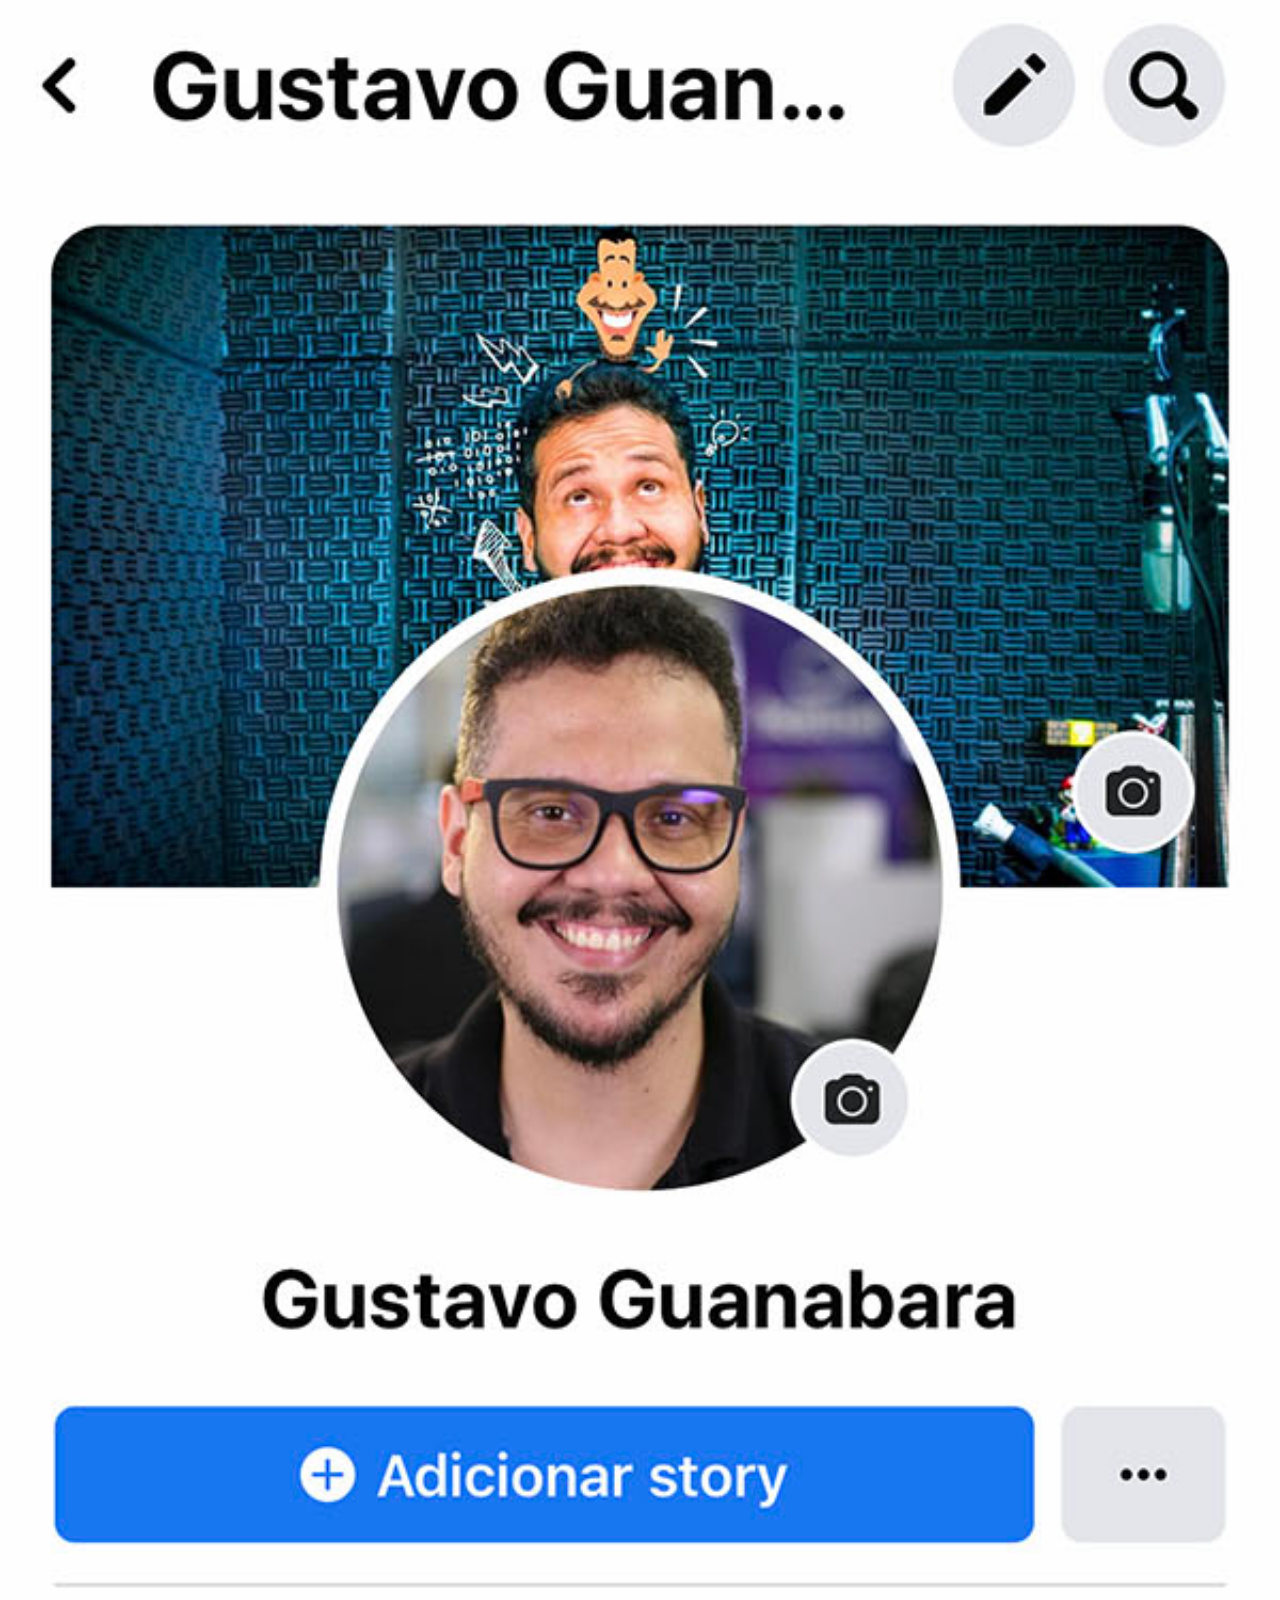
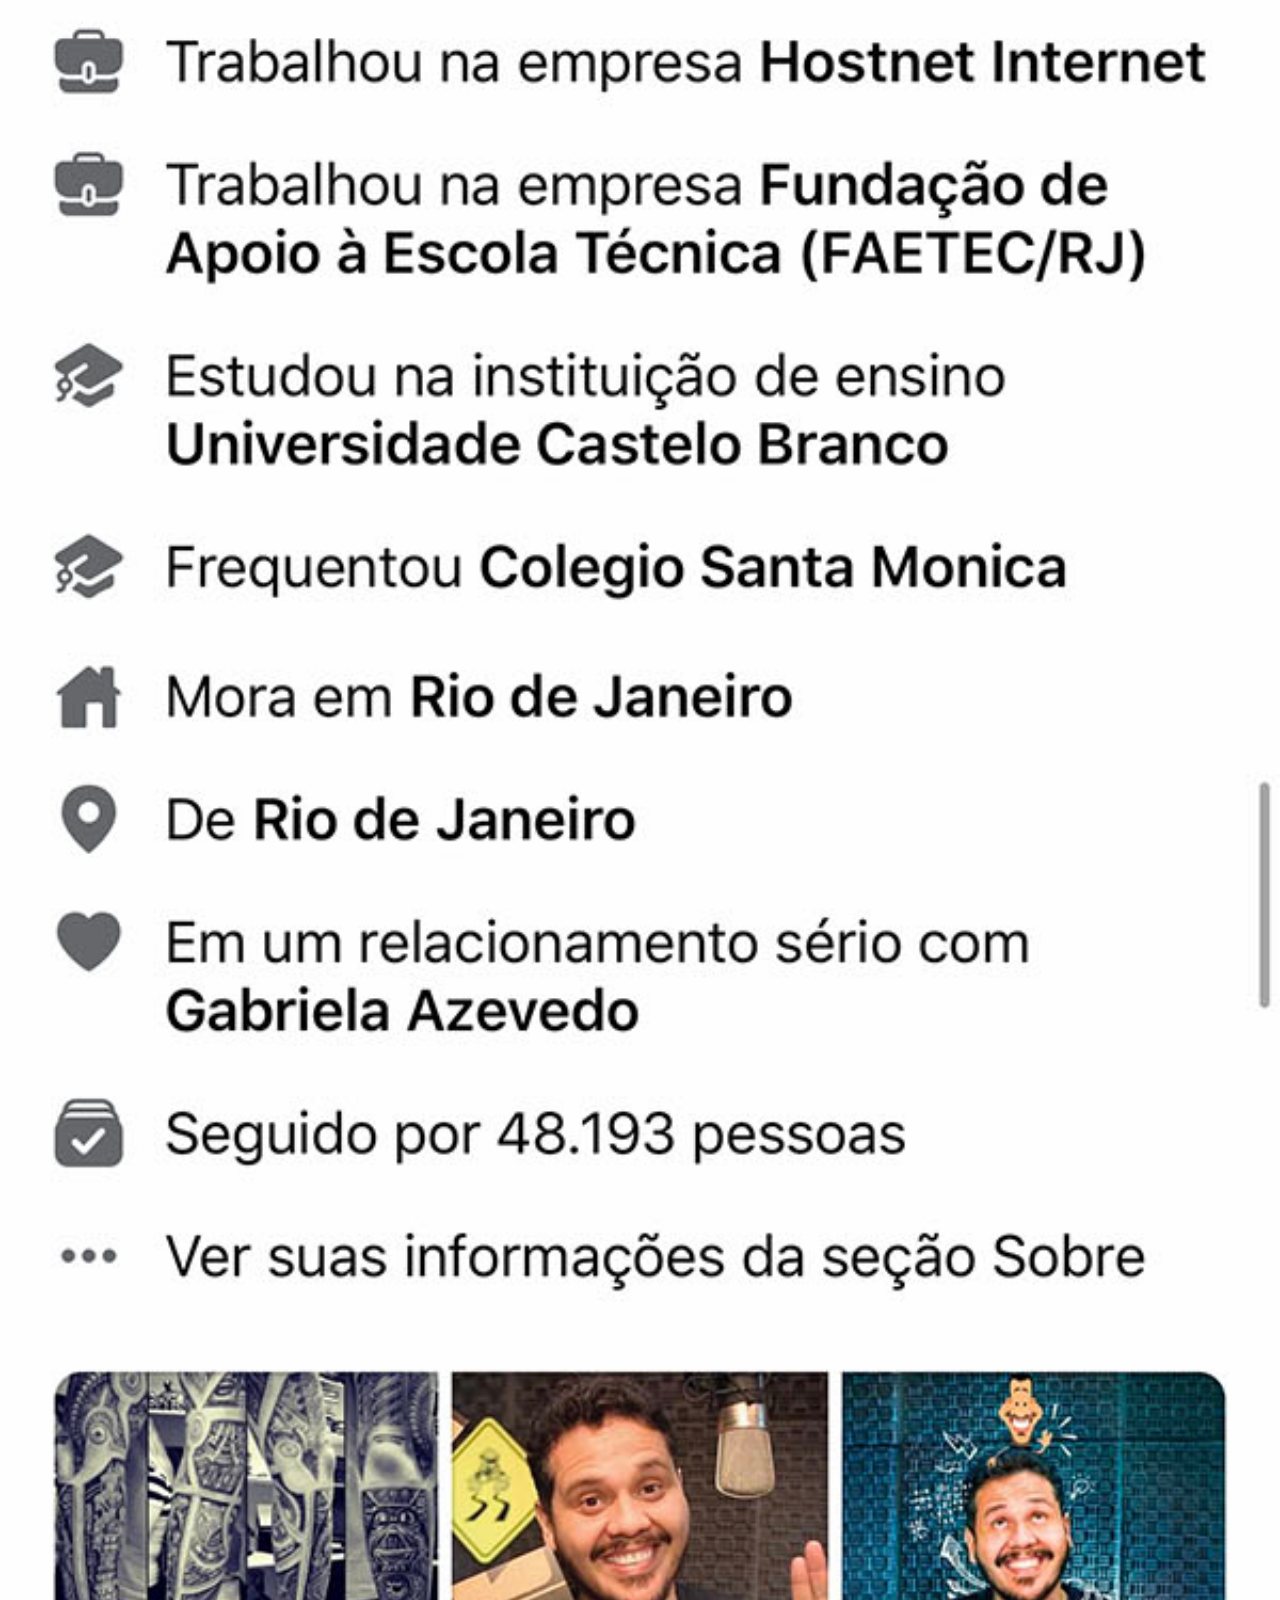
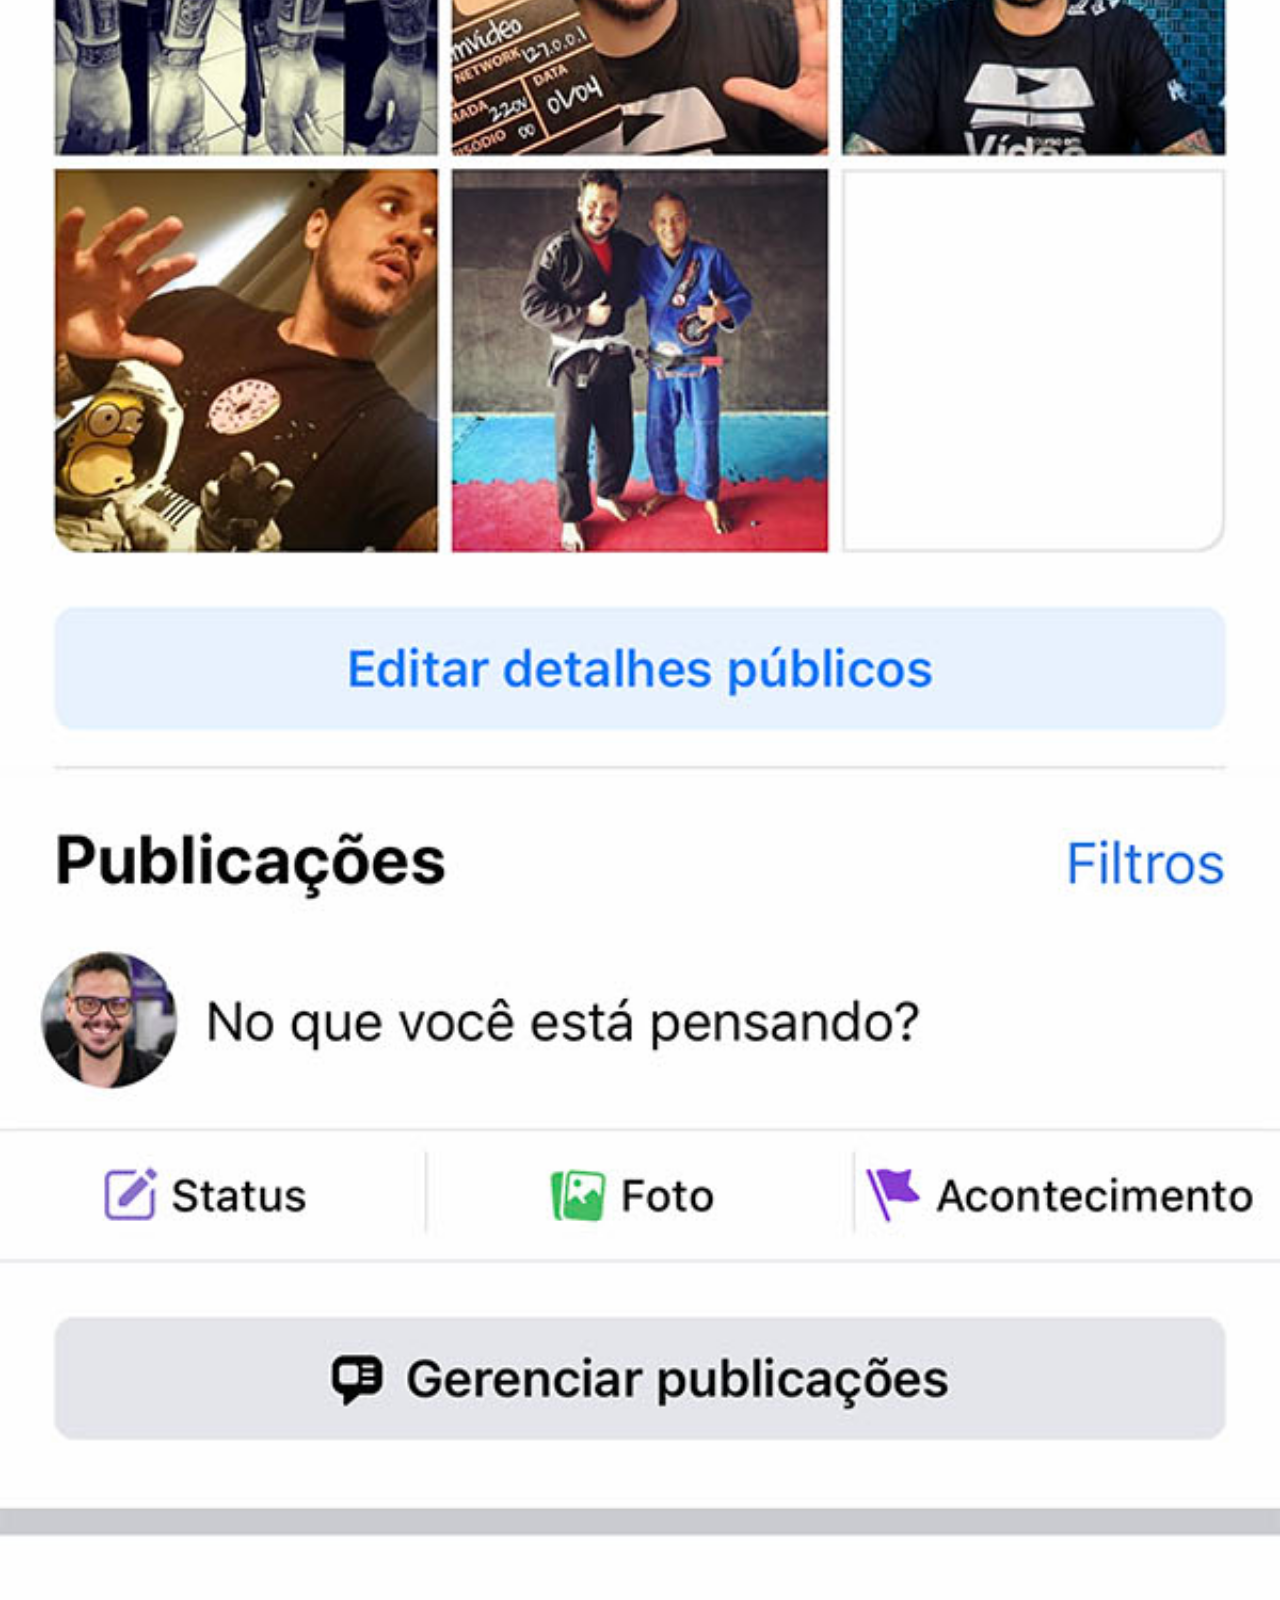
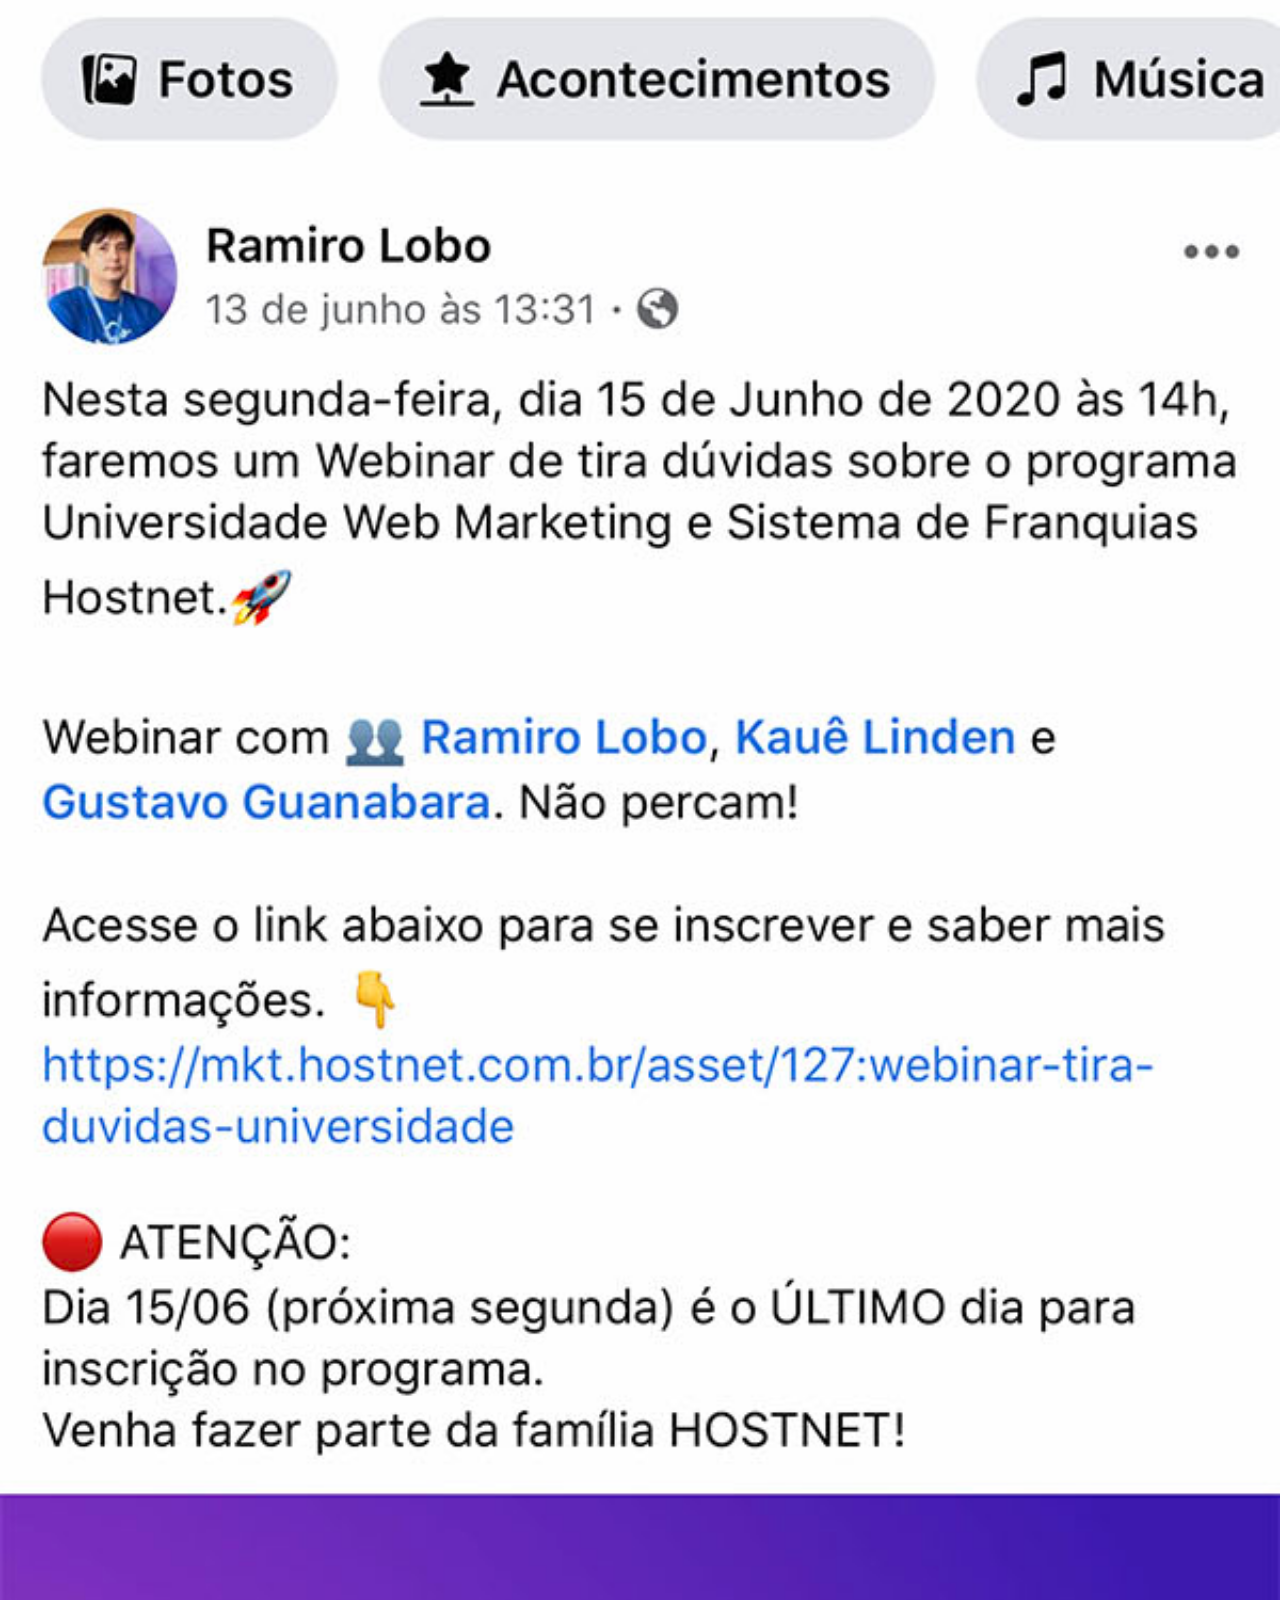
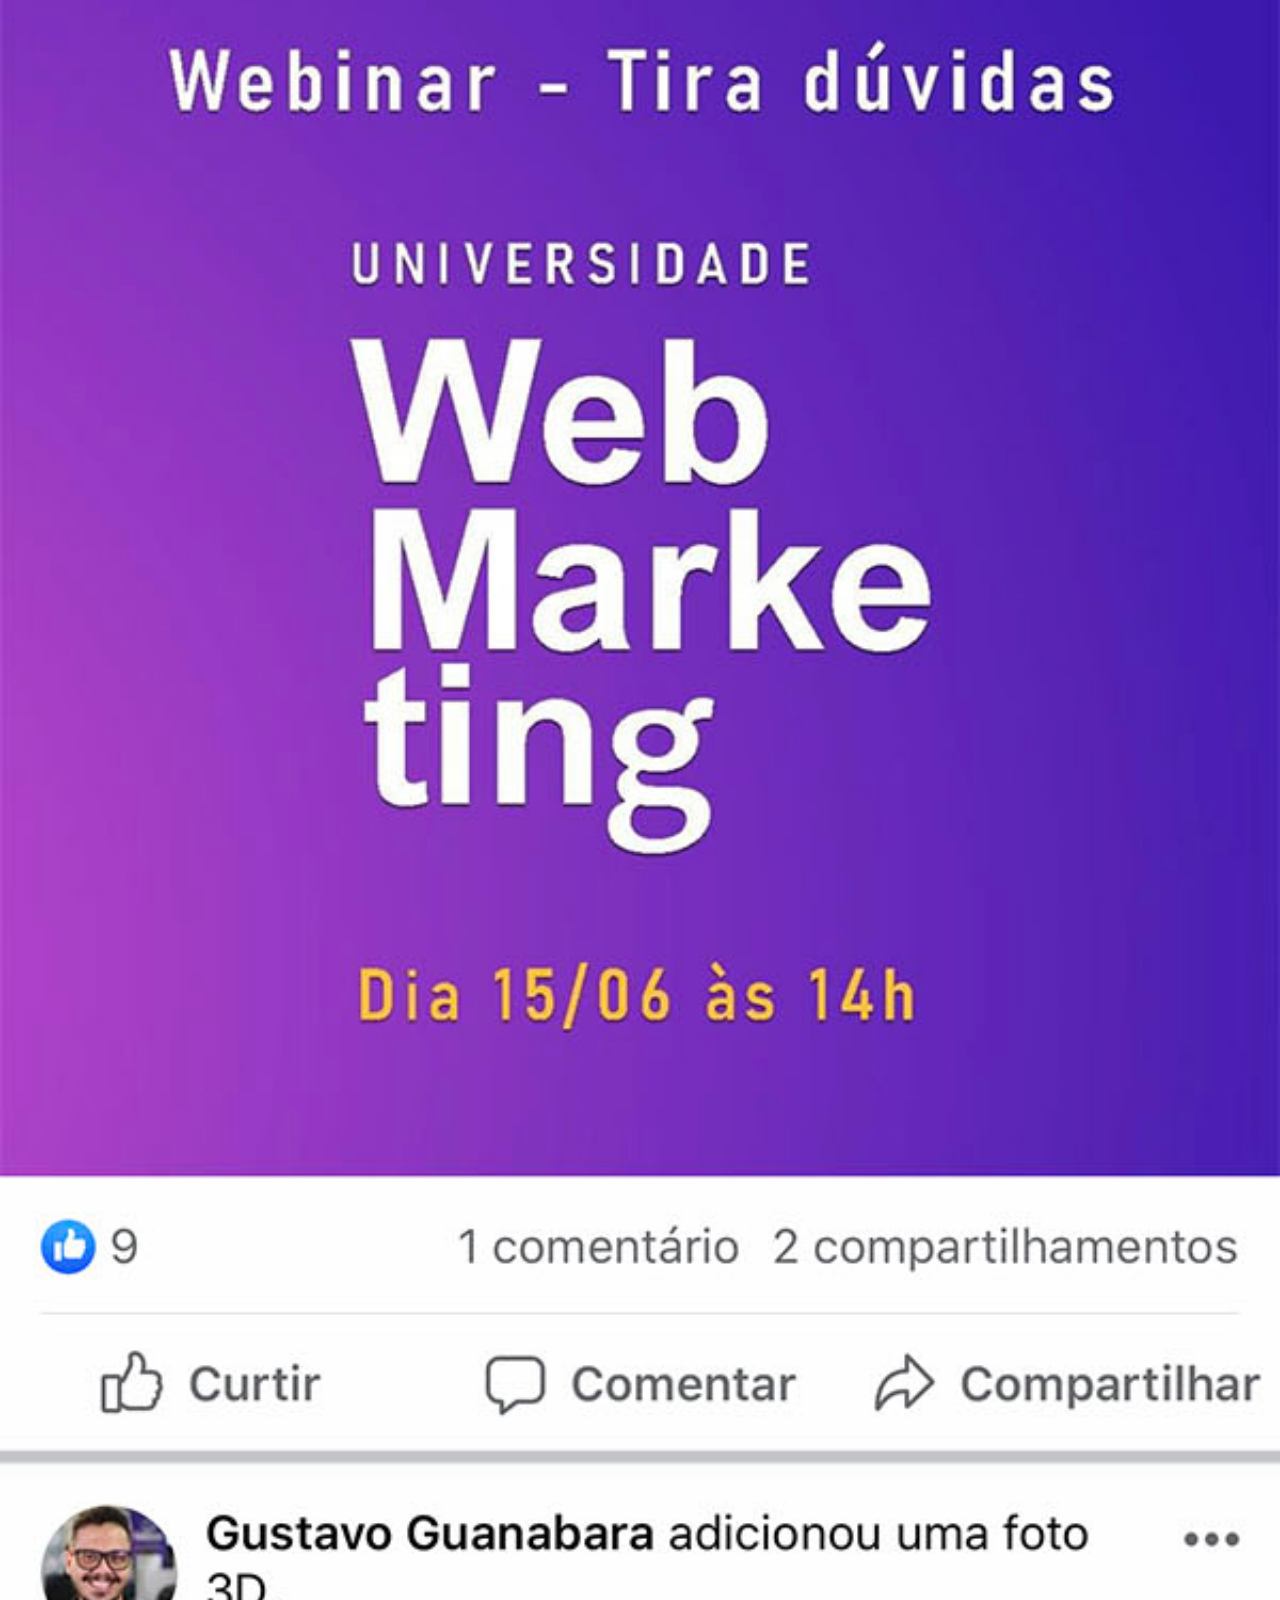
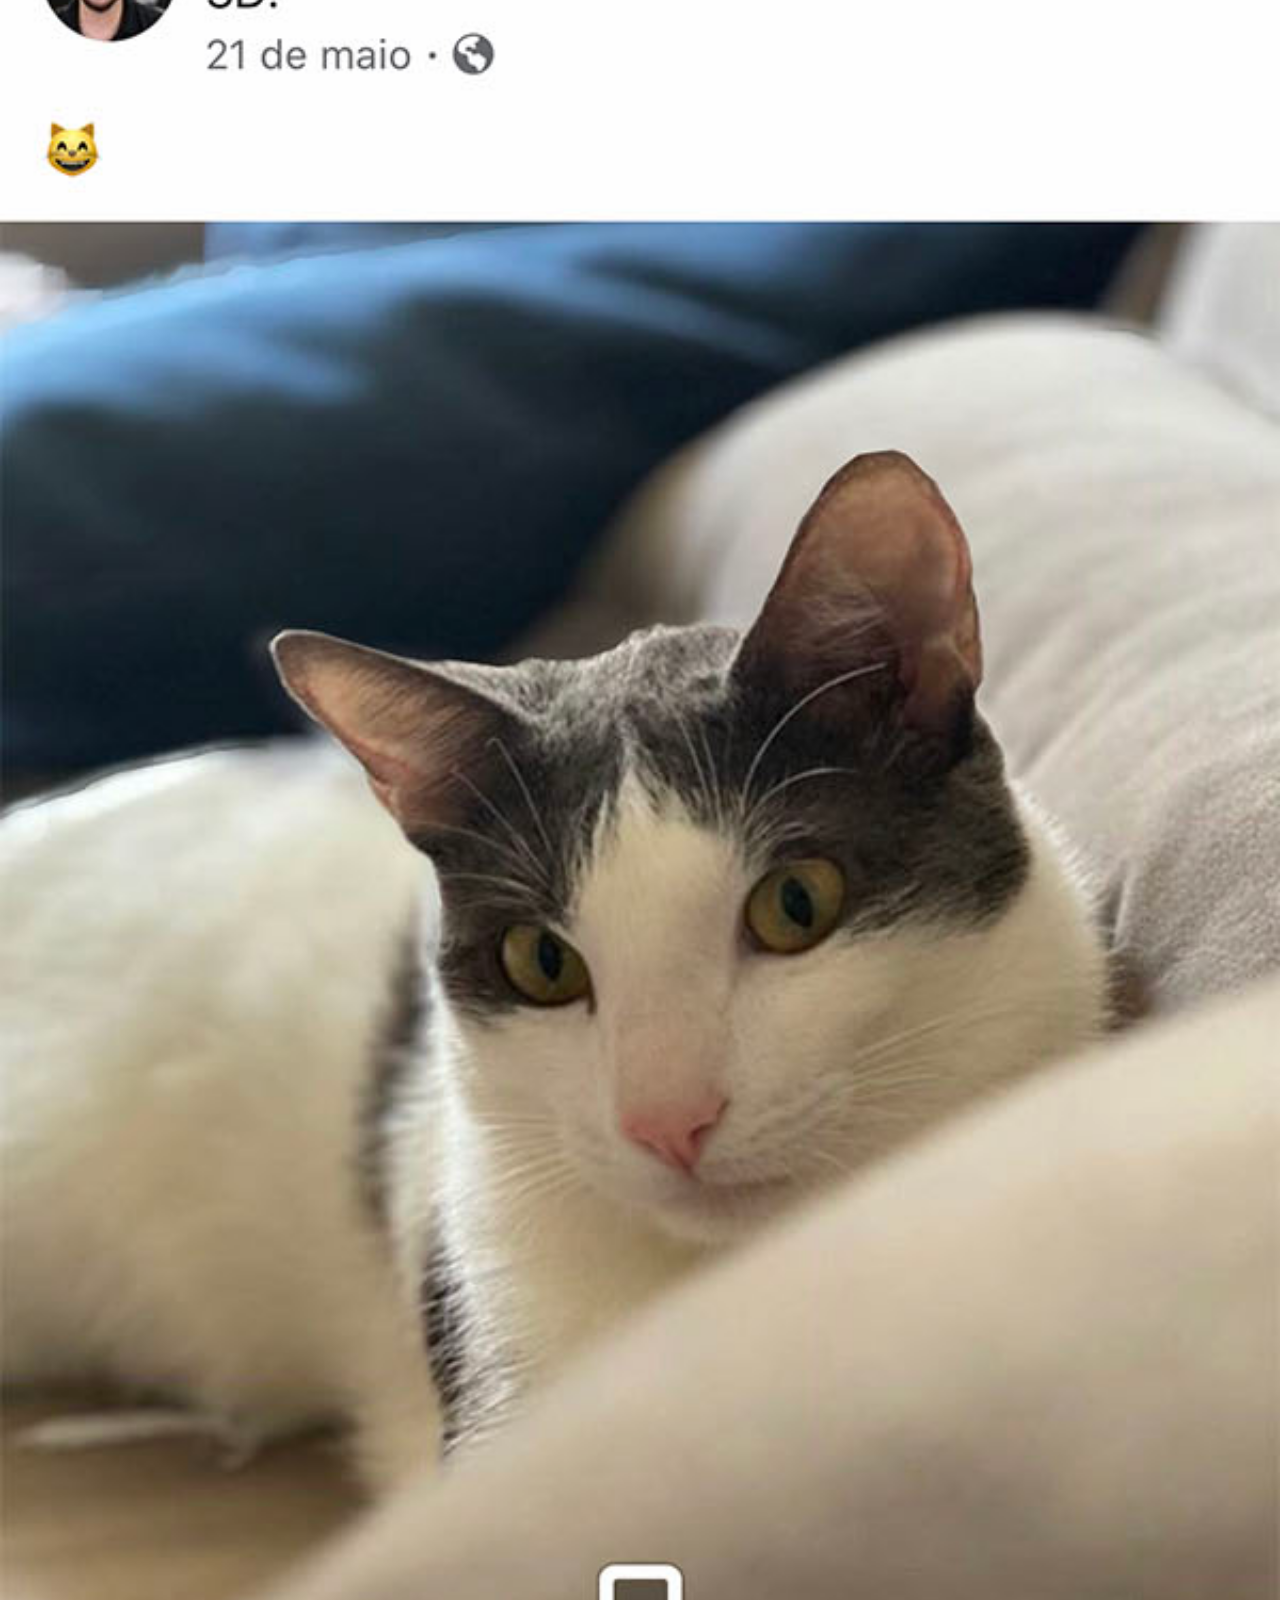
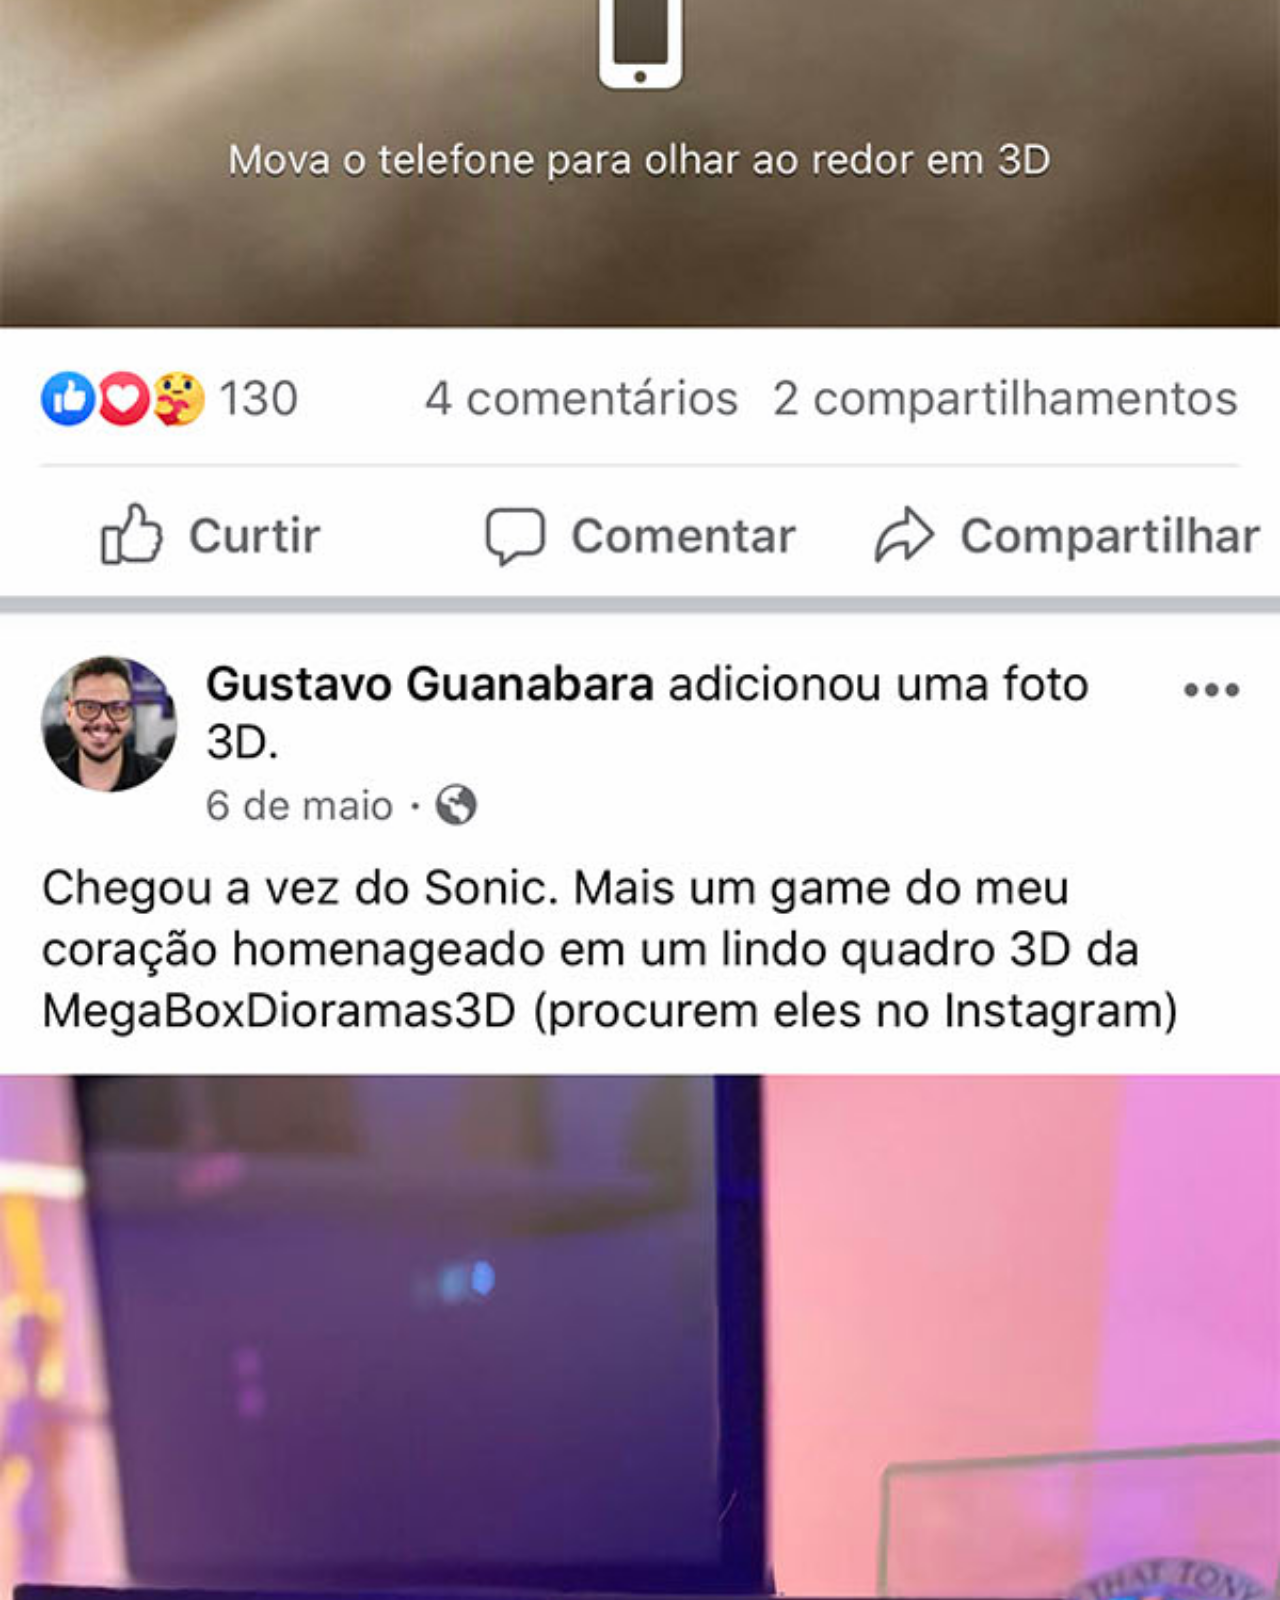
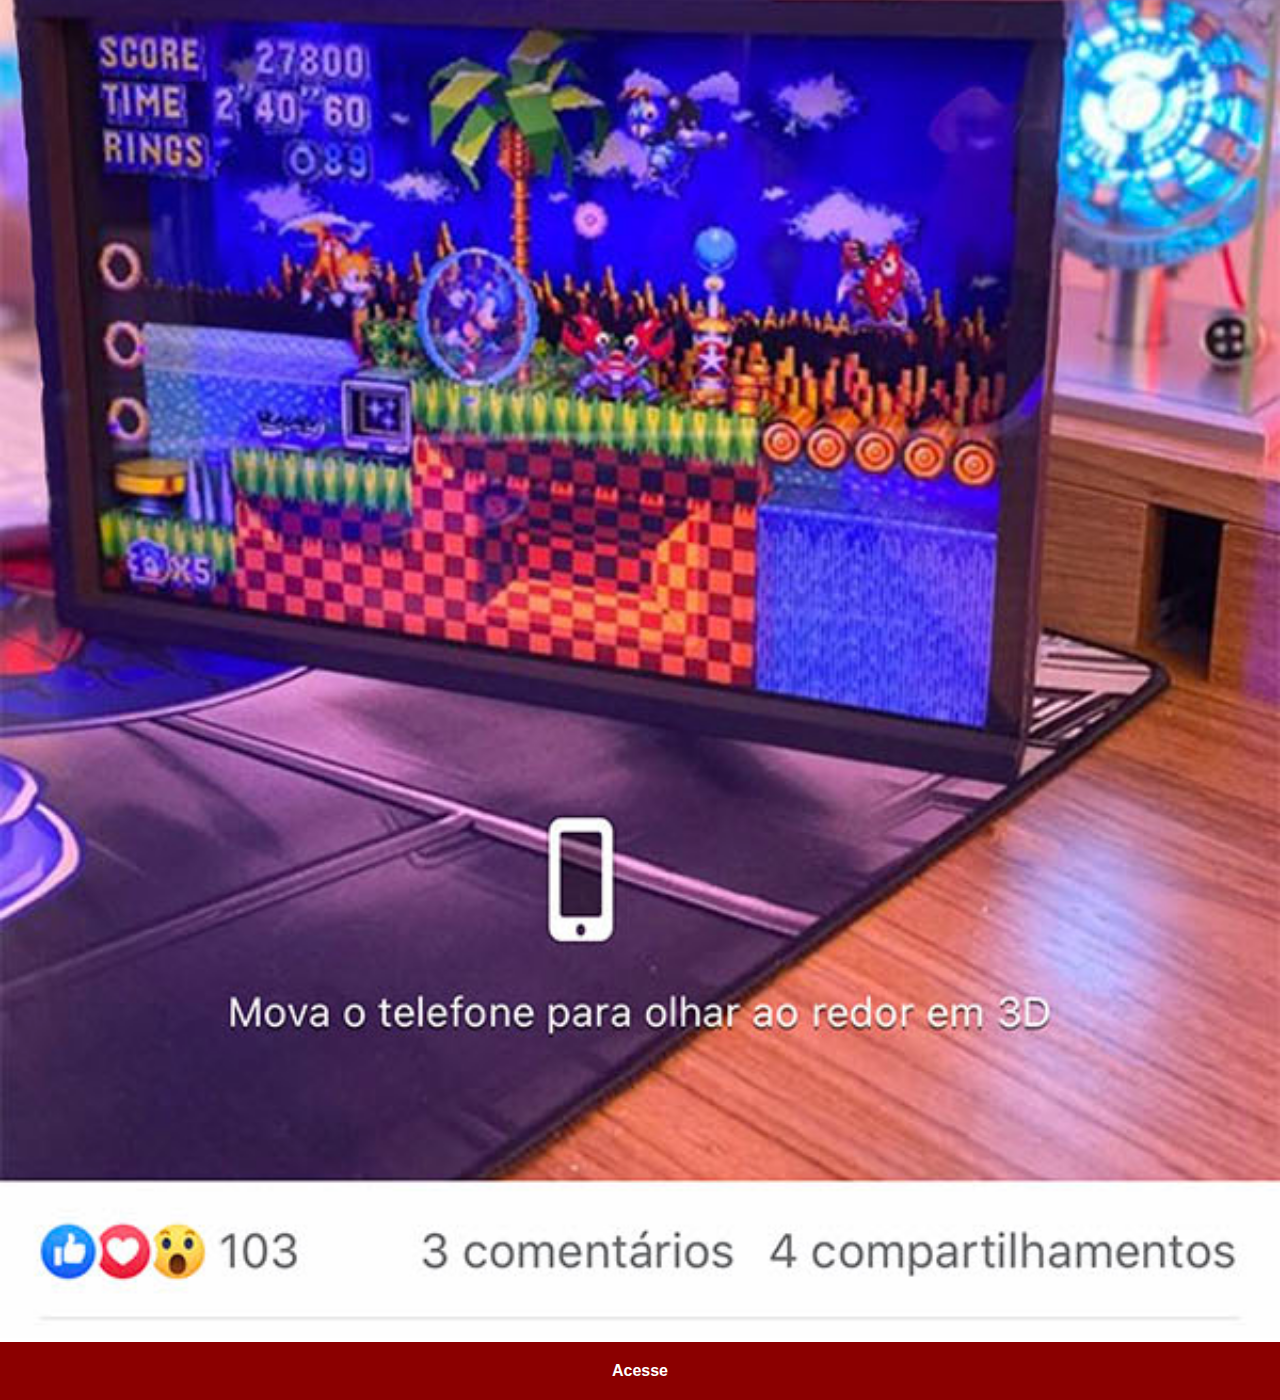
<file: facebook.html>
<!DOCTYPE html>
<html lang="pt-br">
<head>
    <meta charset="UTF-8">
    <meta name="viewport" content="width=device-width, initial-scale=1.0">
    <title>Facebook</title>
    <style>
        *{
            margin: 0px;
            padding: 0px;
            font-family: Arial, Helvetica, sans-serif;
        }
        ::-webkit-scrollbar{
            text-align: right;
    
        }
        img{
            width: 100vw;
        }
        a{
            display: block;
            background-color: darkred;
            color: white;
            padding: 20px;
            text-align: center;
            font-weight: bolder;
            text-decoration: none;
        }
    
    </style>
    </head>
    <body>
    <img src="imagens/tela-facebook.jpg" alt="Facebook"><a href="https://www.facebook.com/?locale=pt_BR" target="_blank">Acesse</a>
    </body>
    </html>
    </head>
</file>
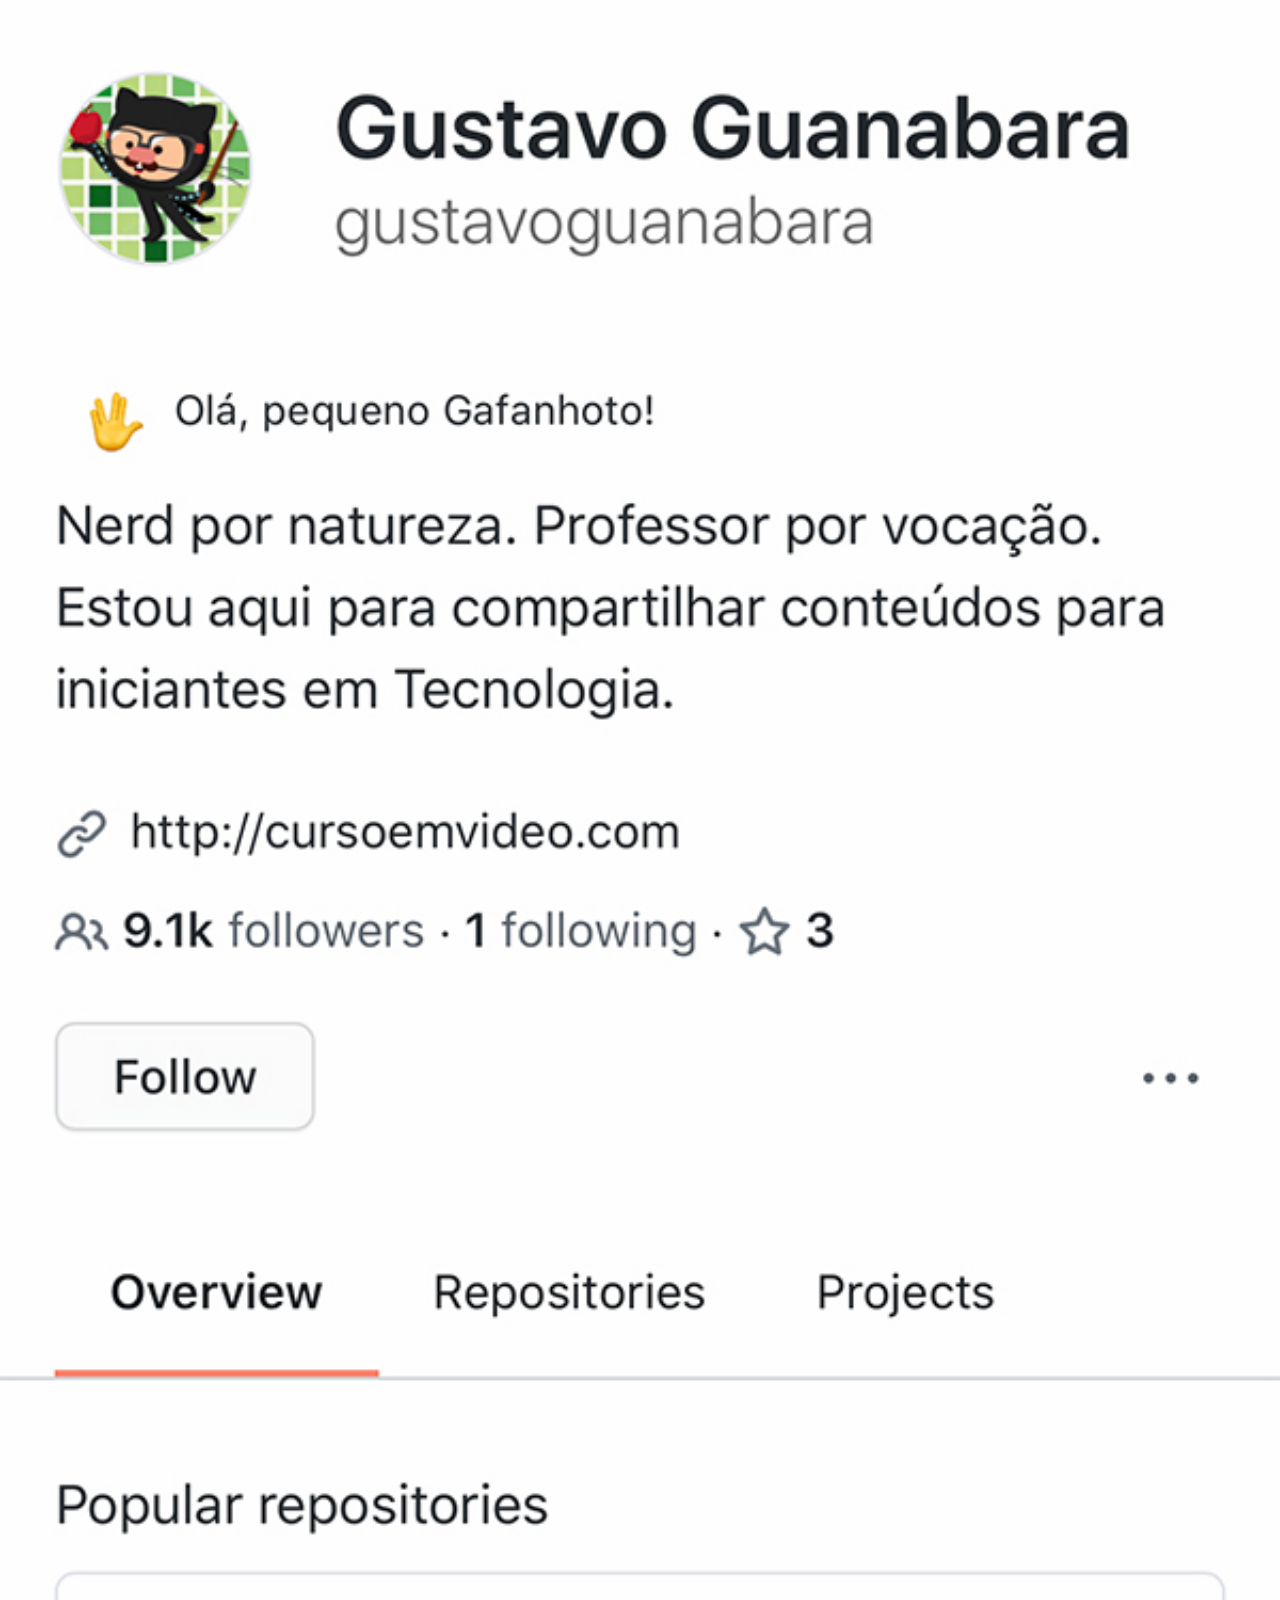
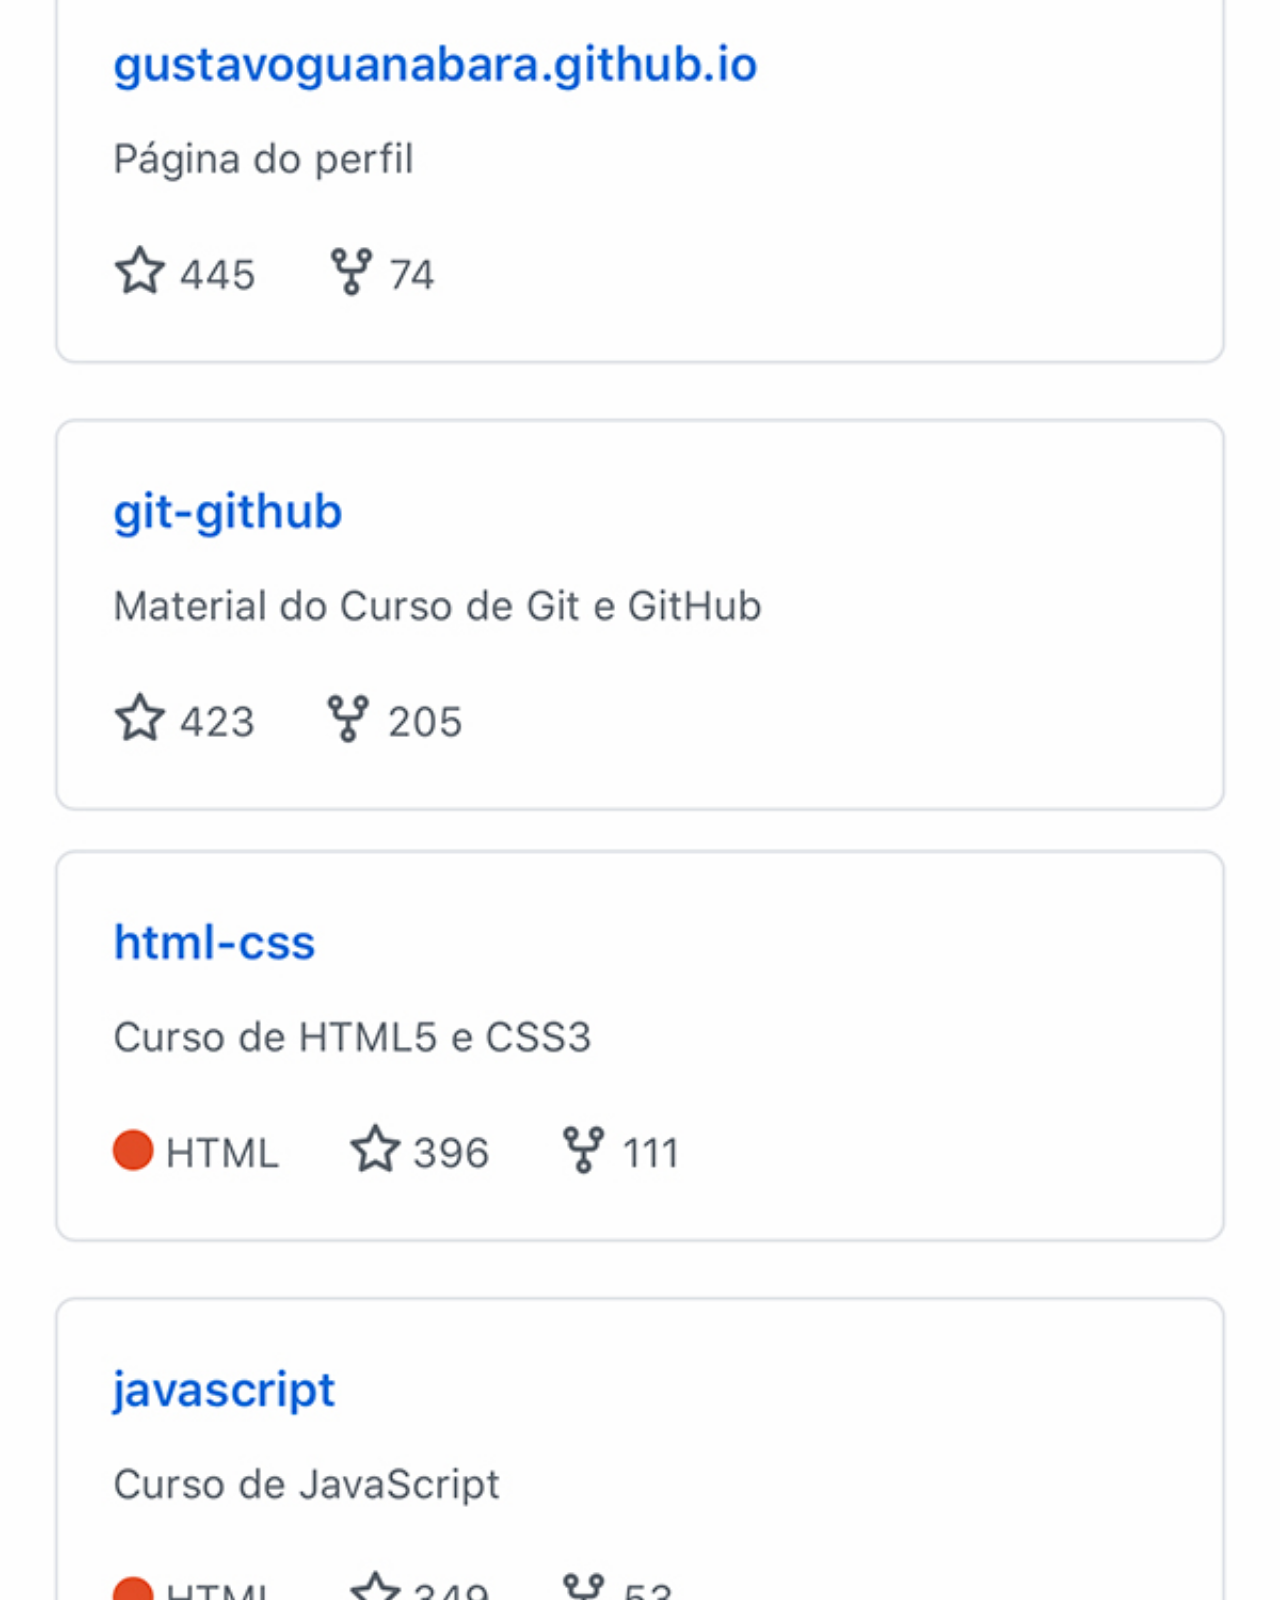
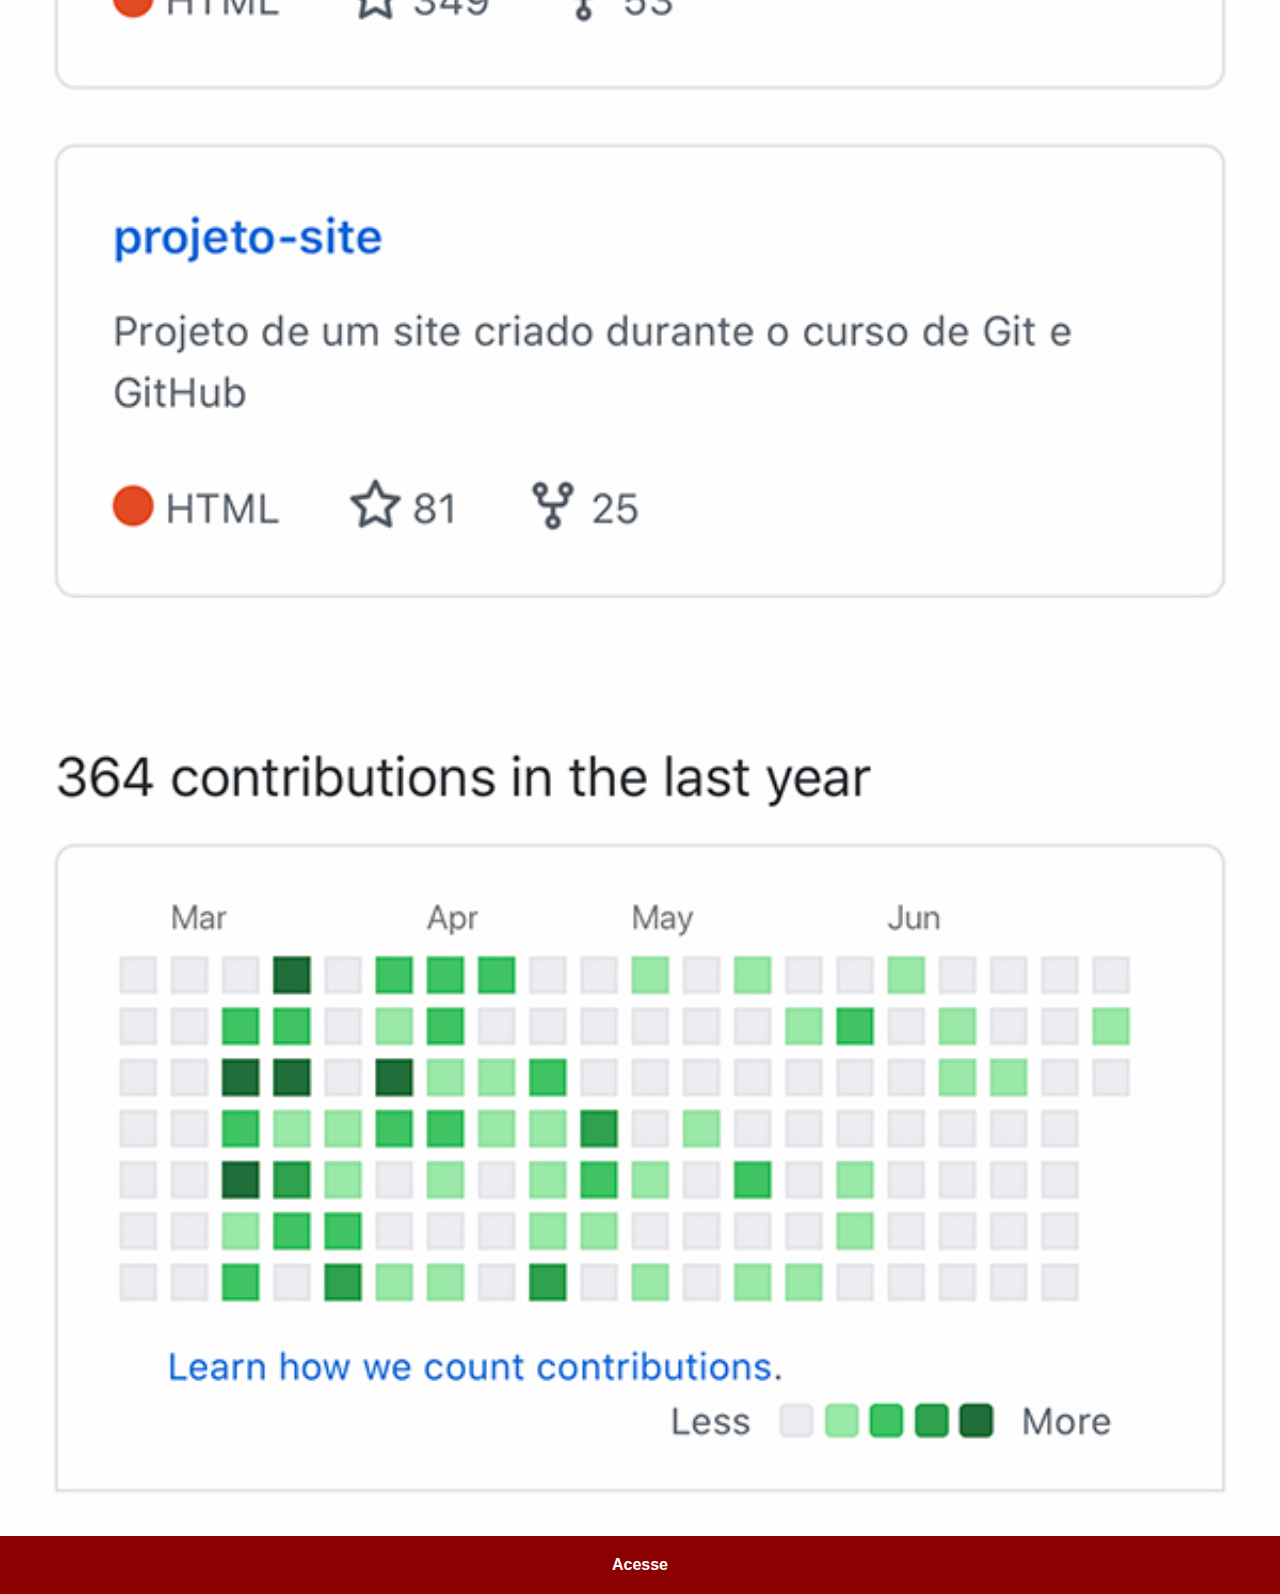
<file: github.html>
<!DOCTYPE html>
<html lang="pt-br">
<head>
    <meta charset="UTF-8">
    <meta name="viewport" content="width=device-width, initial-scale=1.0">
    <title>Github</title>
    <style>
    *{
        margin: 0px;
        padding: 0px;
        font-family: Arial, Helvetica, sans-serif;
    }
    ::-webkit-scrollbar{
        text-align: right;

    }
    img{
        width: 100vw;
    }
    a{
        display: block;
        background-color: darkred;
        color: white;
        padding: 20px;
        text-align: center;
        font-weight: bolder;
        text-decoration: none;
    }

</style>
</head>
<body>
<img src="imagens/tela-github.jpg" alt="Github"><a href="https://github.com/ulisses40" target="_blank">Acesse</a>
</body>
</html>
</head>
</file>
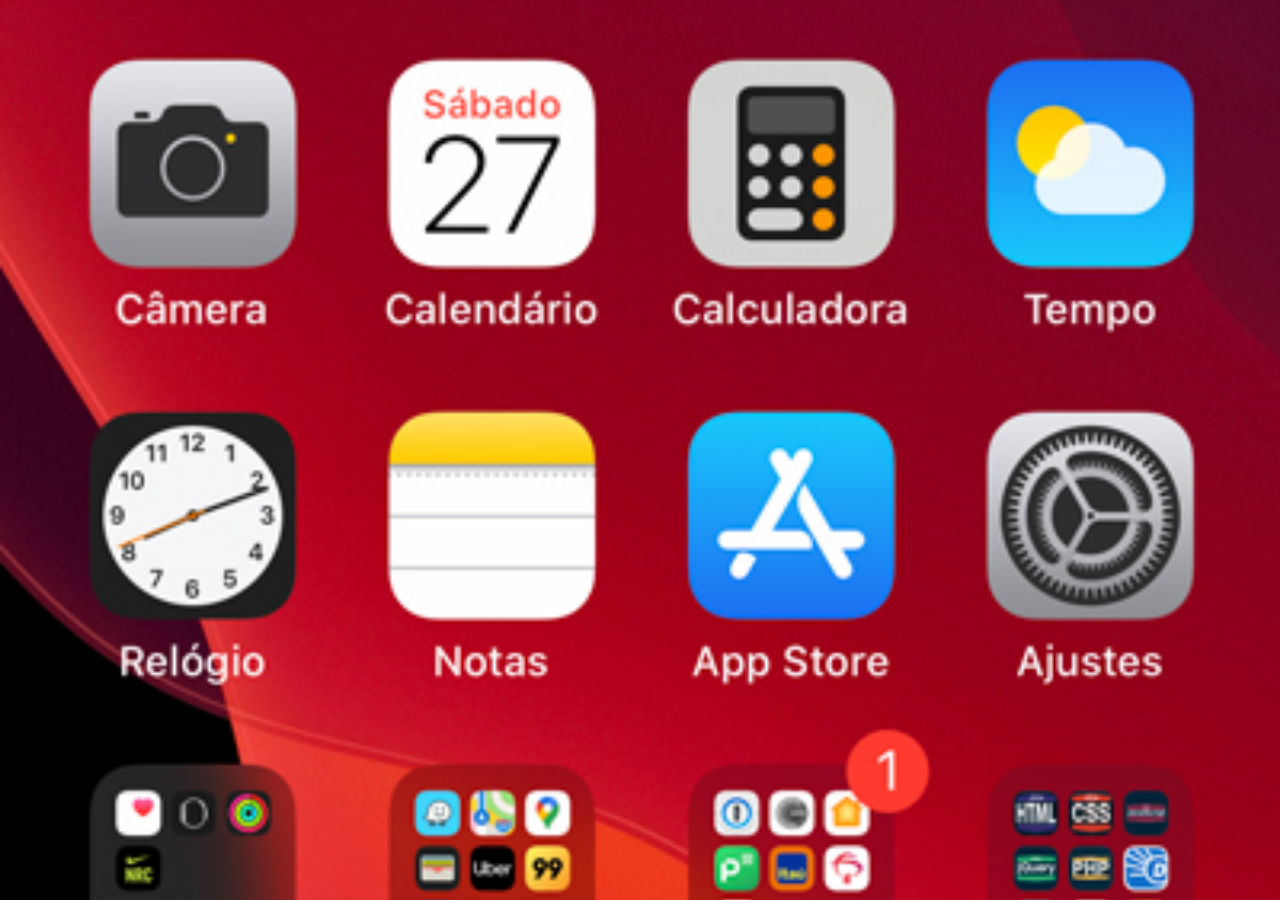
<file: home.html>
<!DOCTYPE html>
<html lang="pt-br">
<head>
    <meta charset="UTF-8">
    <meta name="viewport" content="width=device-width, initial-scale=1.0">
    <title>Home</title>
</head>
<style>
    *{
        margin: 0px;
        padding: 0%;
    }
    body{
        width: 100vw;
        height: 100vh;
        background:black url("imagens/tela-home.jpg") no-repeat top center;
        background-size: cover;
    }
</style>
<body>
    
</body>
</html>
</file>
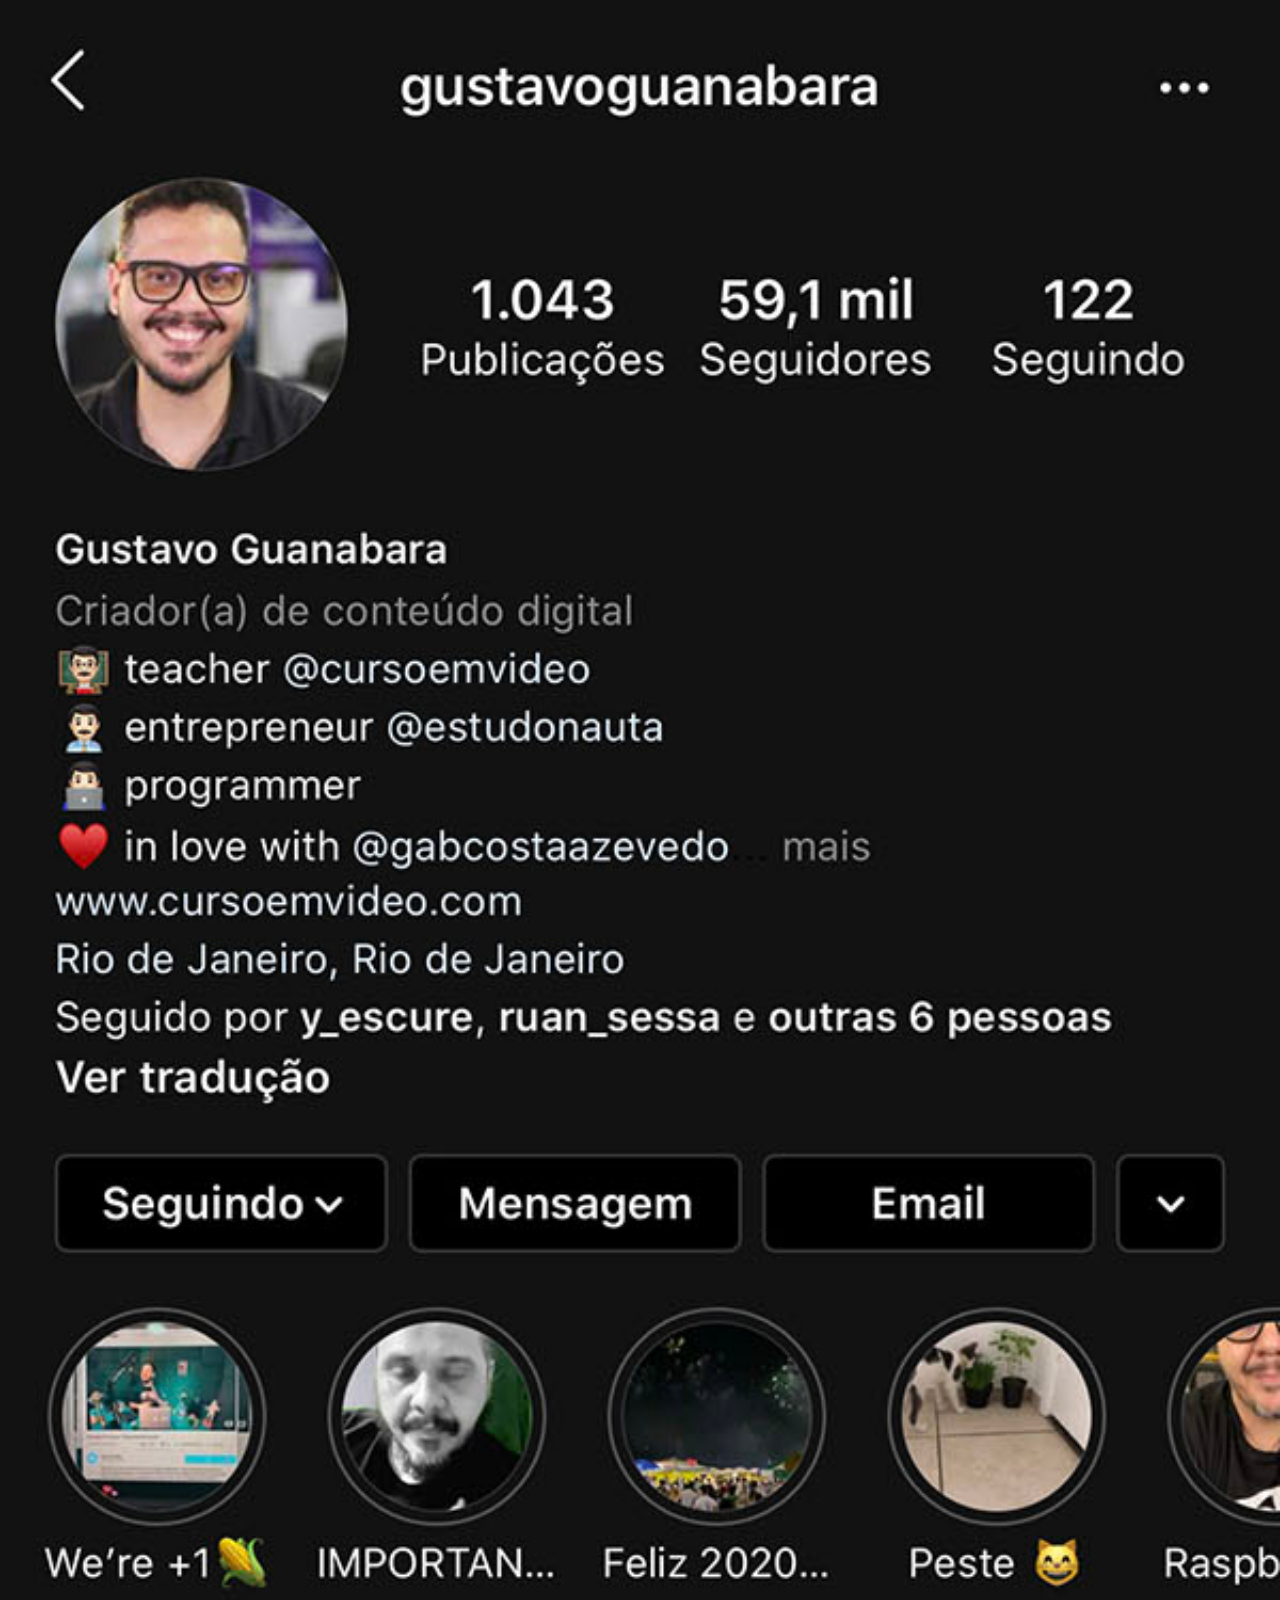
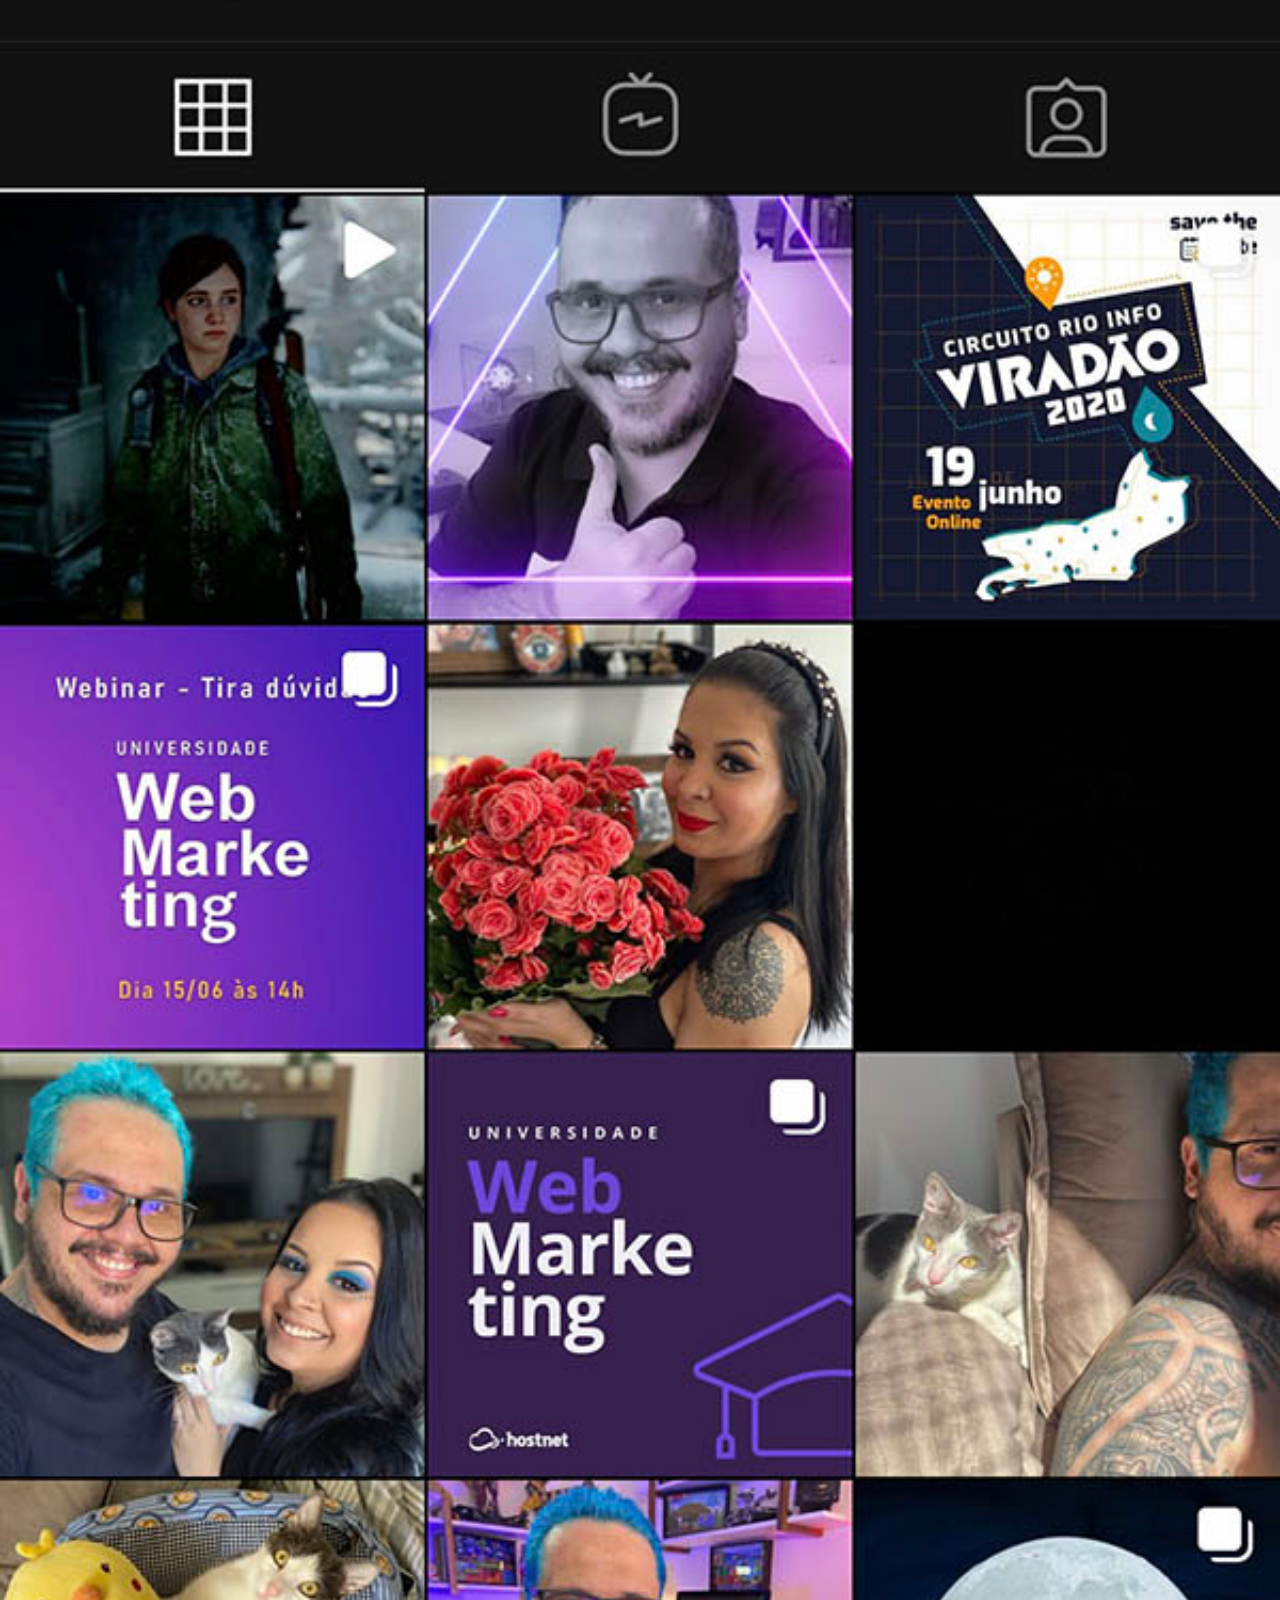
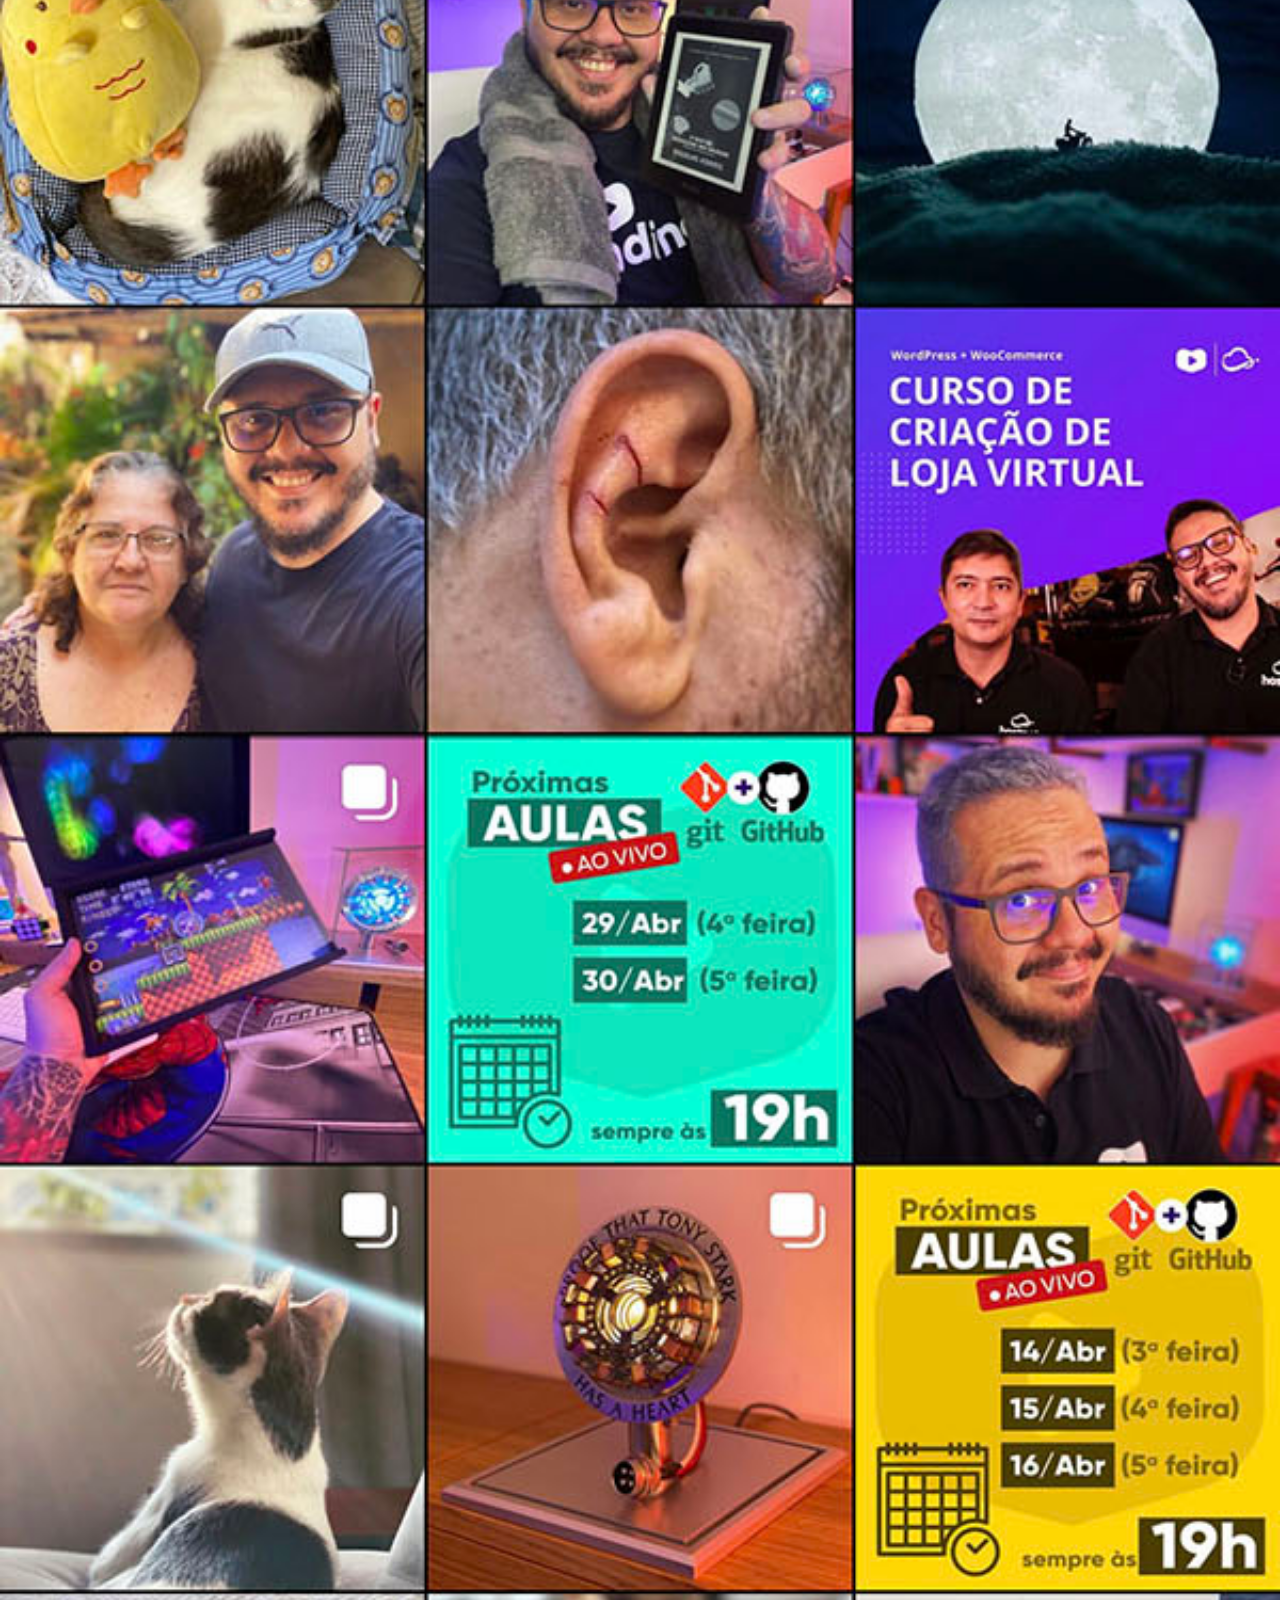
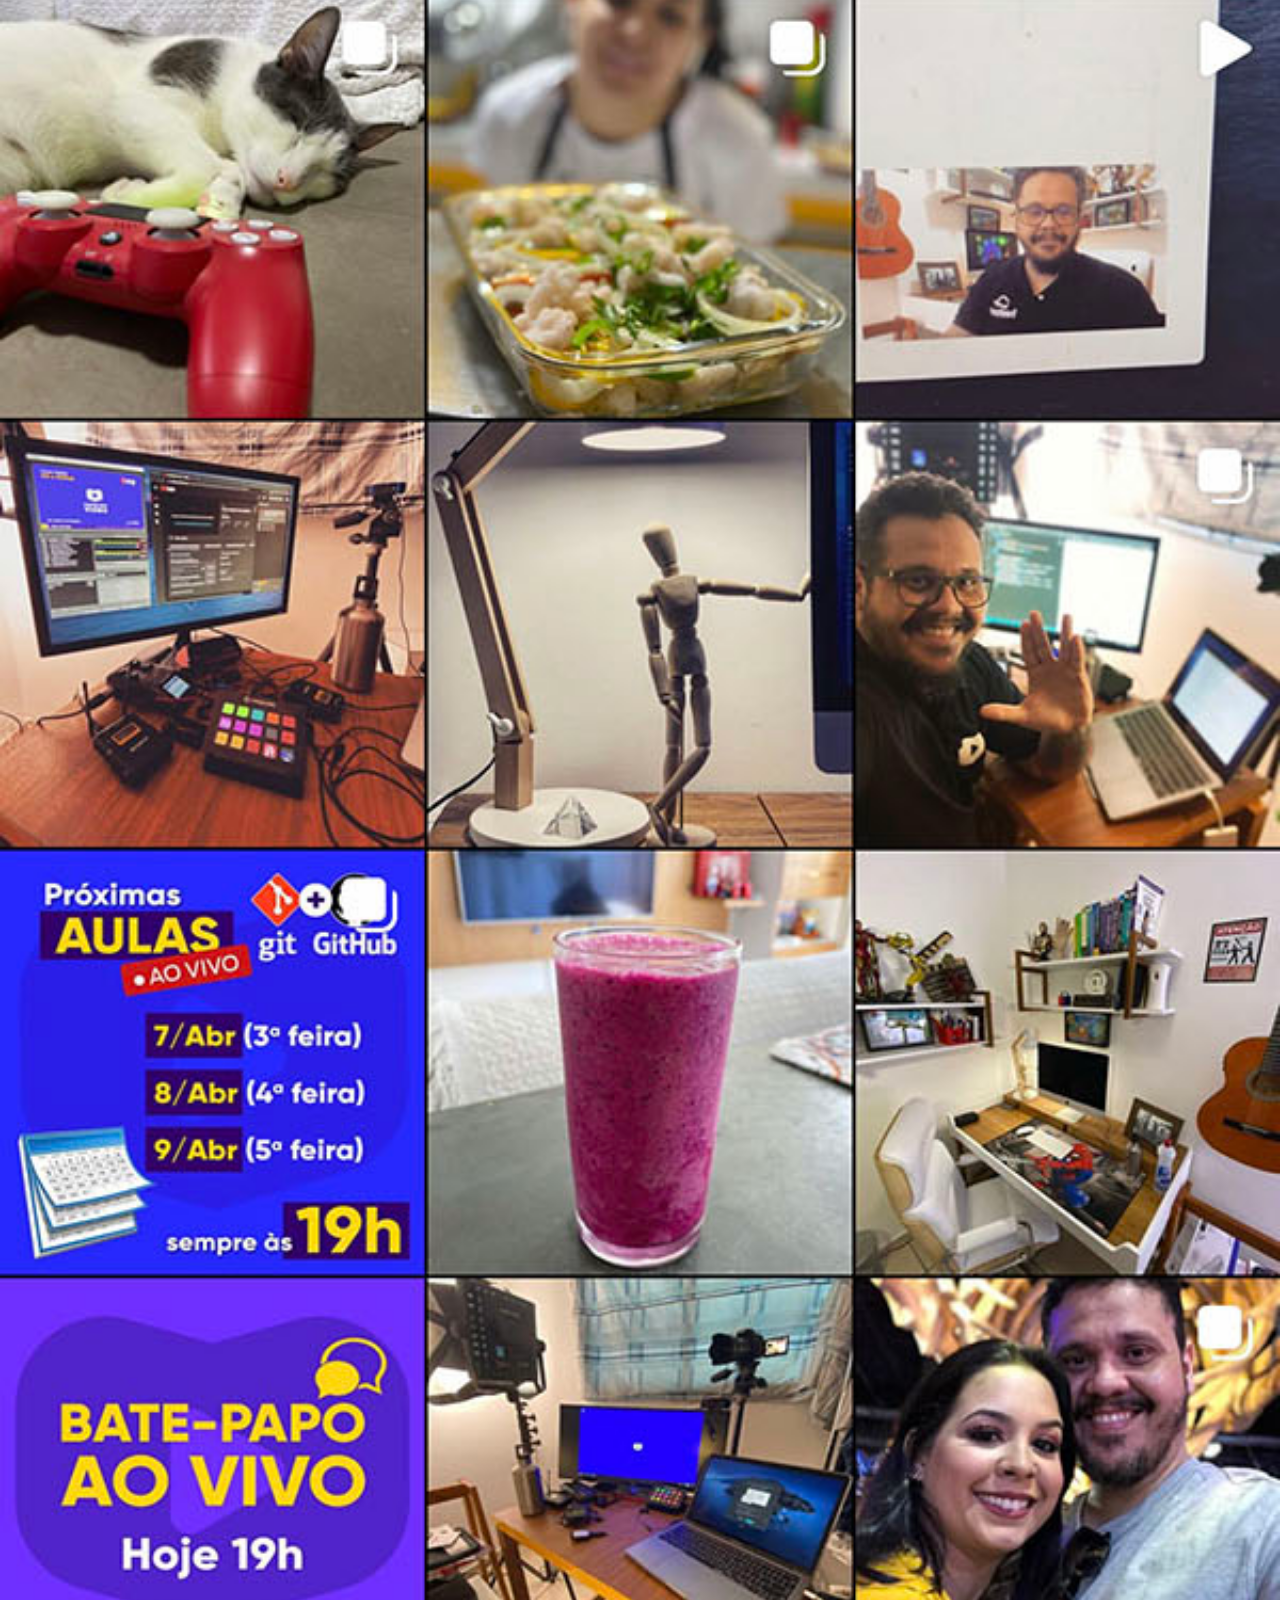
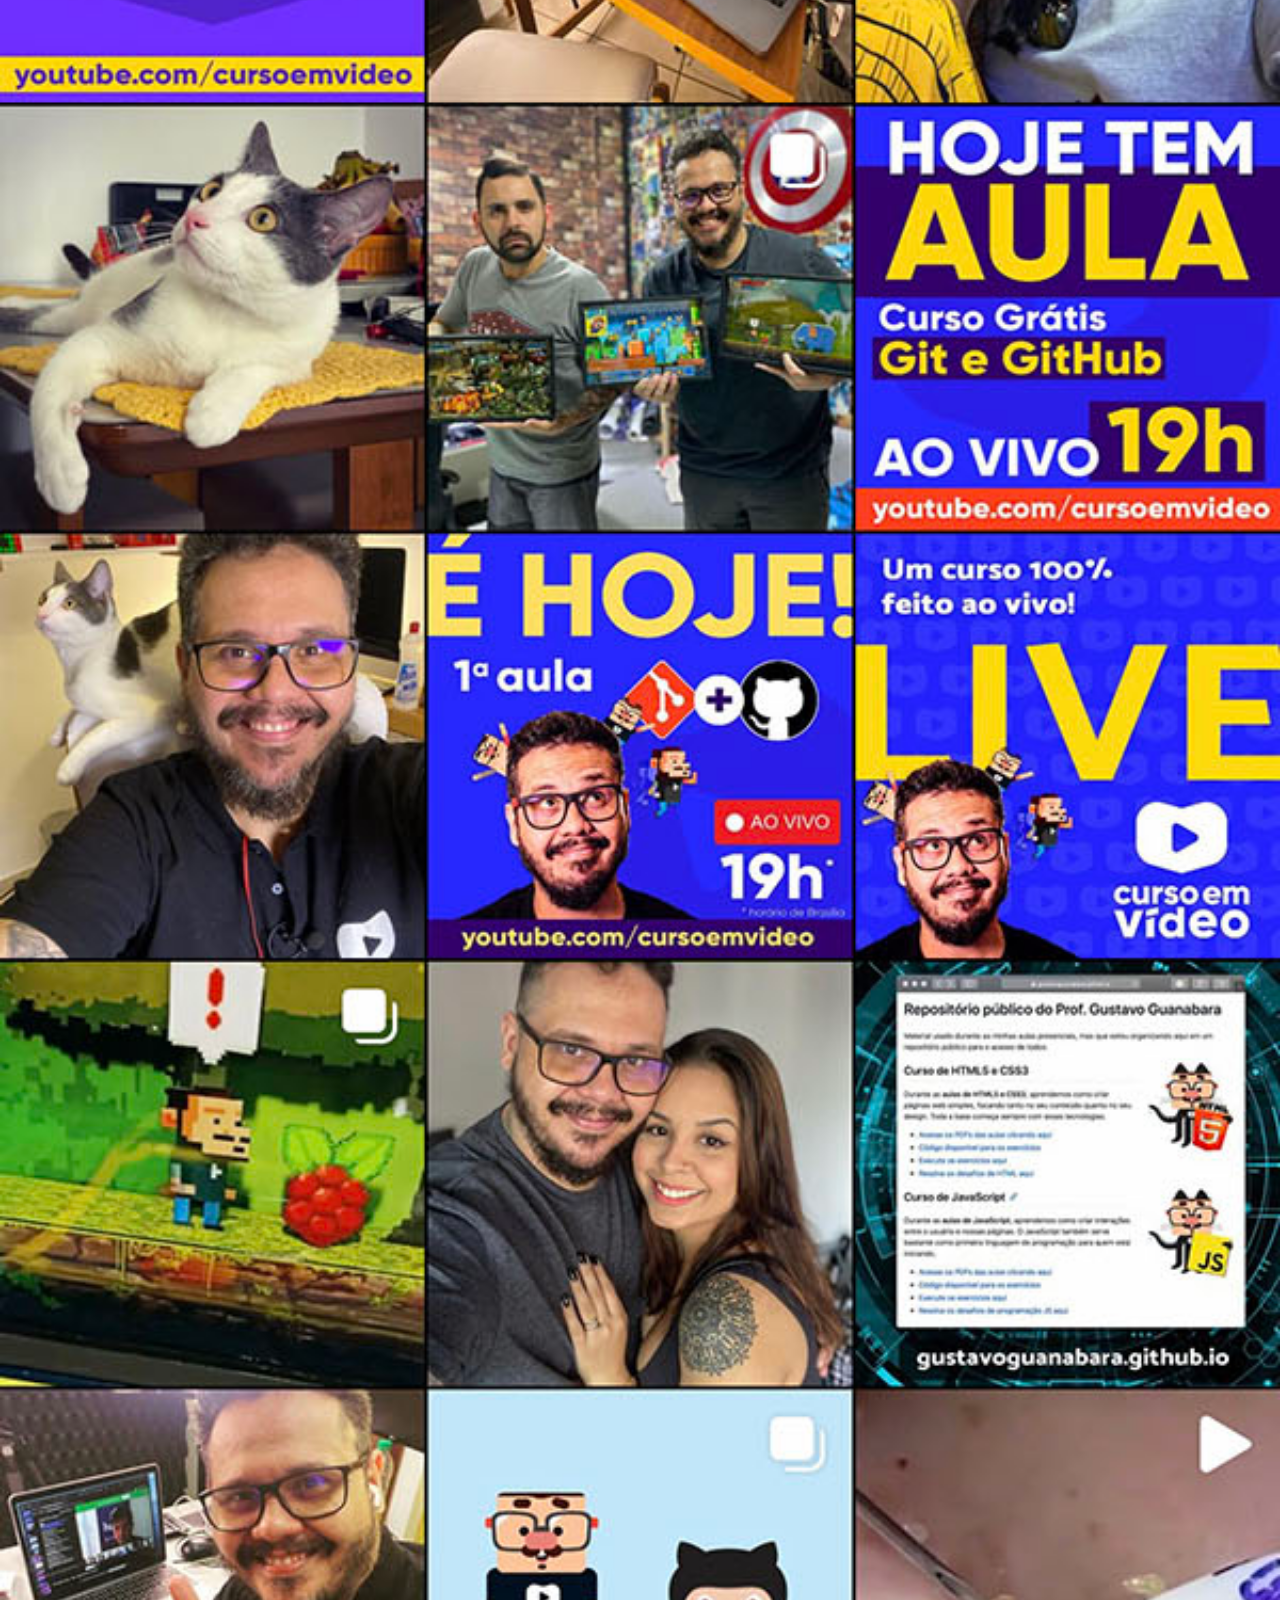
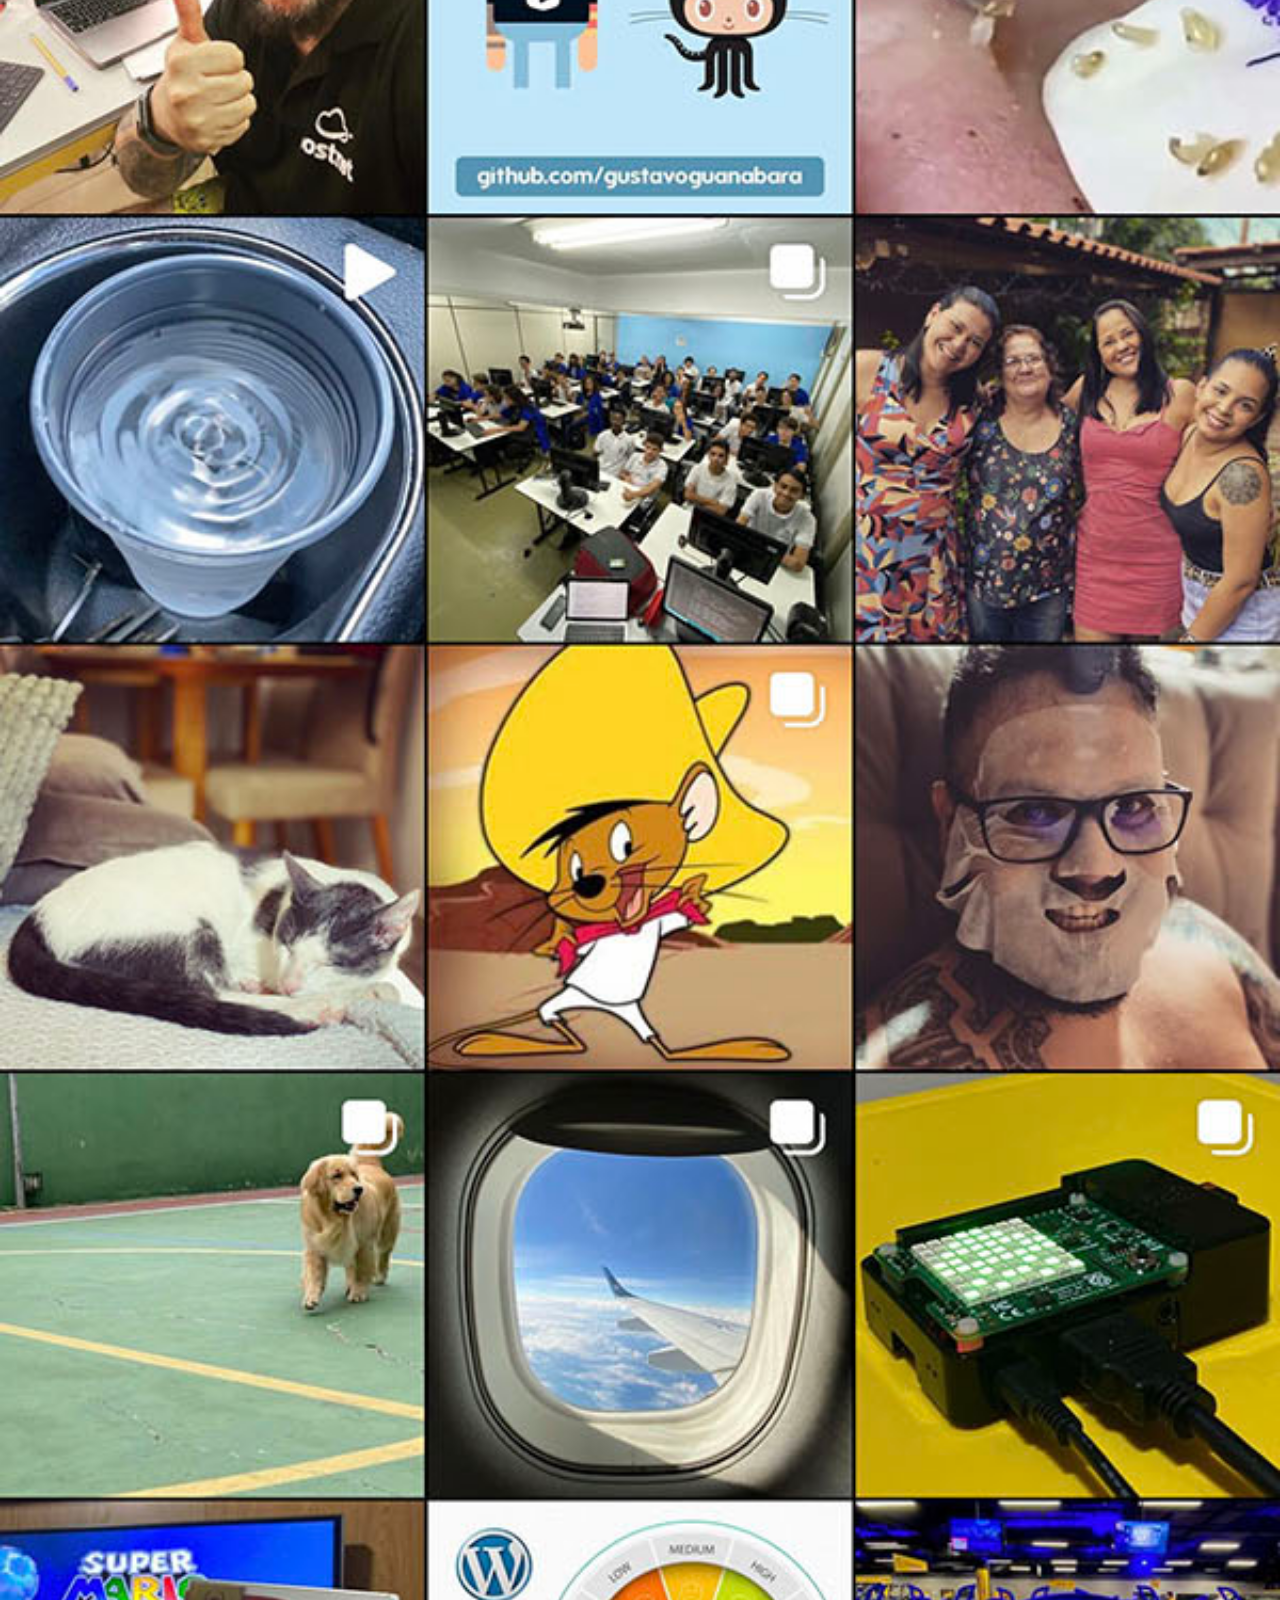
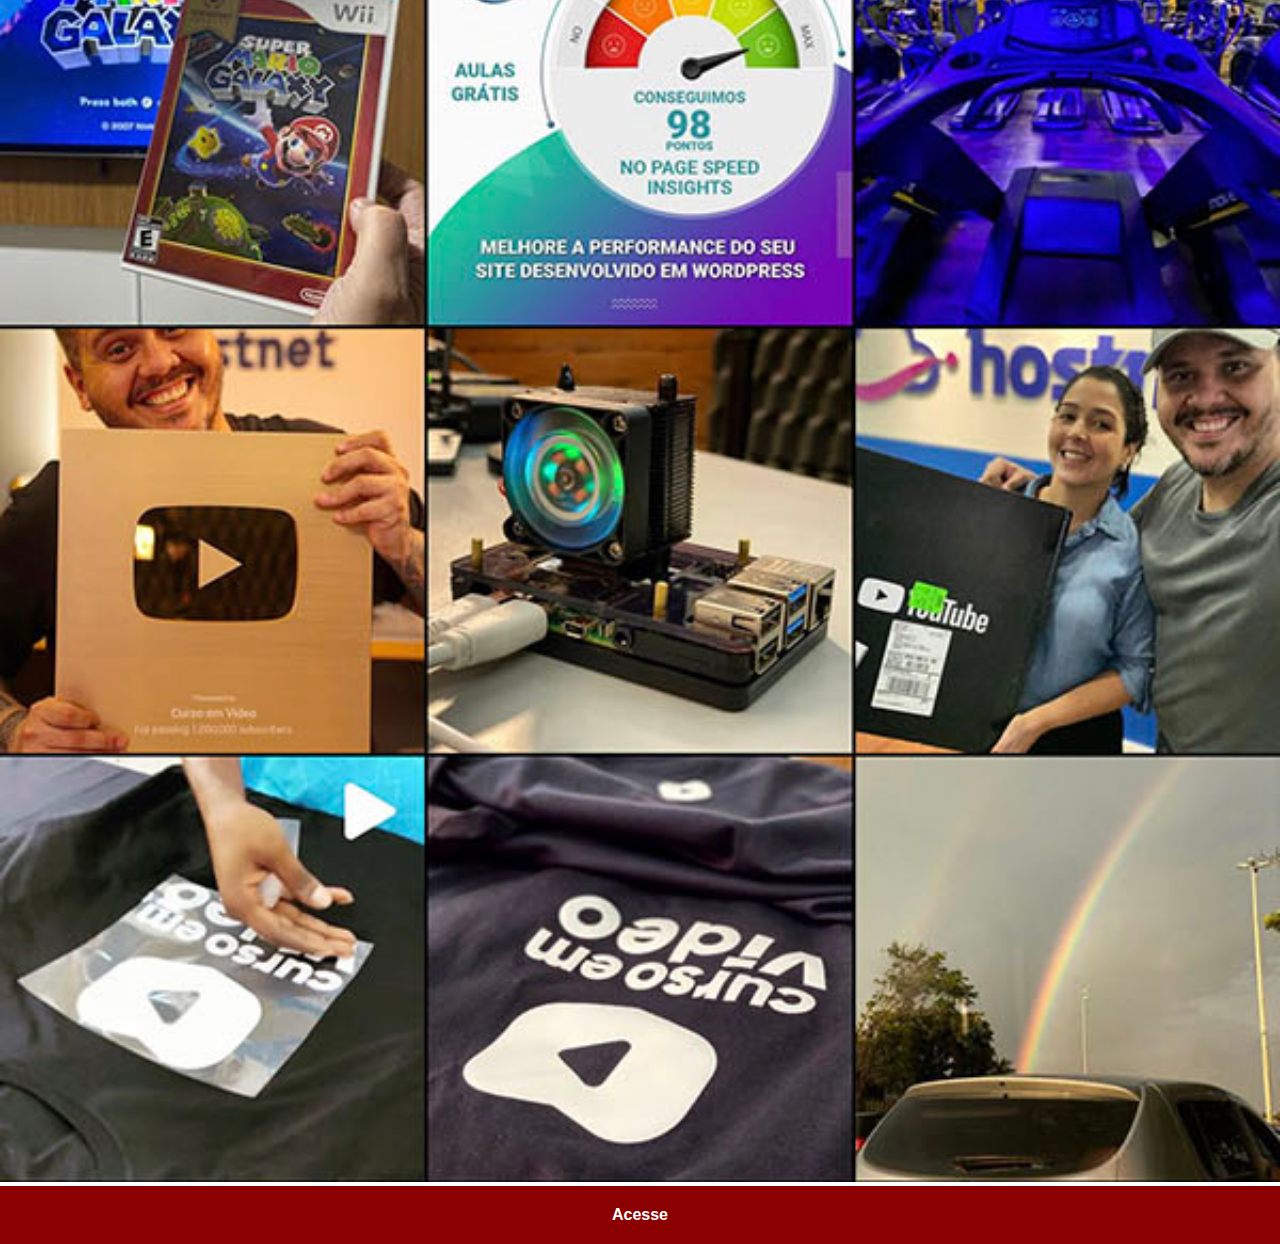
<file: instagram.html>
<!DOCTYPE html>
<html lang="pt-br">
<head>
    <meta charset="UTF-8">
    <meta name="viewport" content="width=device-width, initial-scale=1.0">
    <title>instagram</title>
    <style>
        *{
            margin: 0px;
            padding: 0px;
            font-family: Arial, Helvetica, sans-serif;
        }
        ::-webkit-scrollbar{
            text-align: right;

        }
        img{
            width: 100vw;
        }
        a{
            display: block;
            background-color: darkred;
            color: white;
            padding: 20px;
            text-align: center;
            font-weight: bolder;
            text-decoration: none;
        }

    </style>
</head>
<body>
    <img src="imagens/tela-instagram.jpg" alt="Instagram"><a href="https://www.instagram.com/guimaraesmartinsulisses/" target="_blank">Acesse</a>
</body>
</html>
</head>
</file>
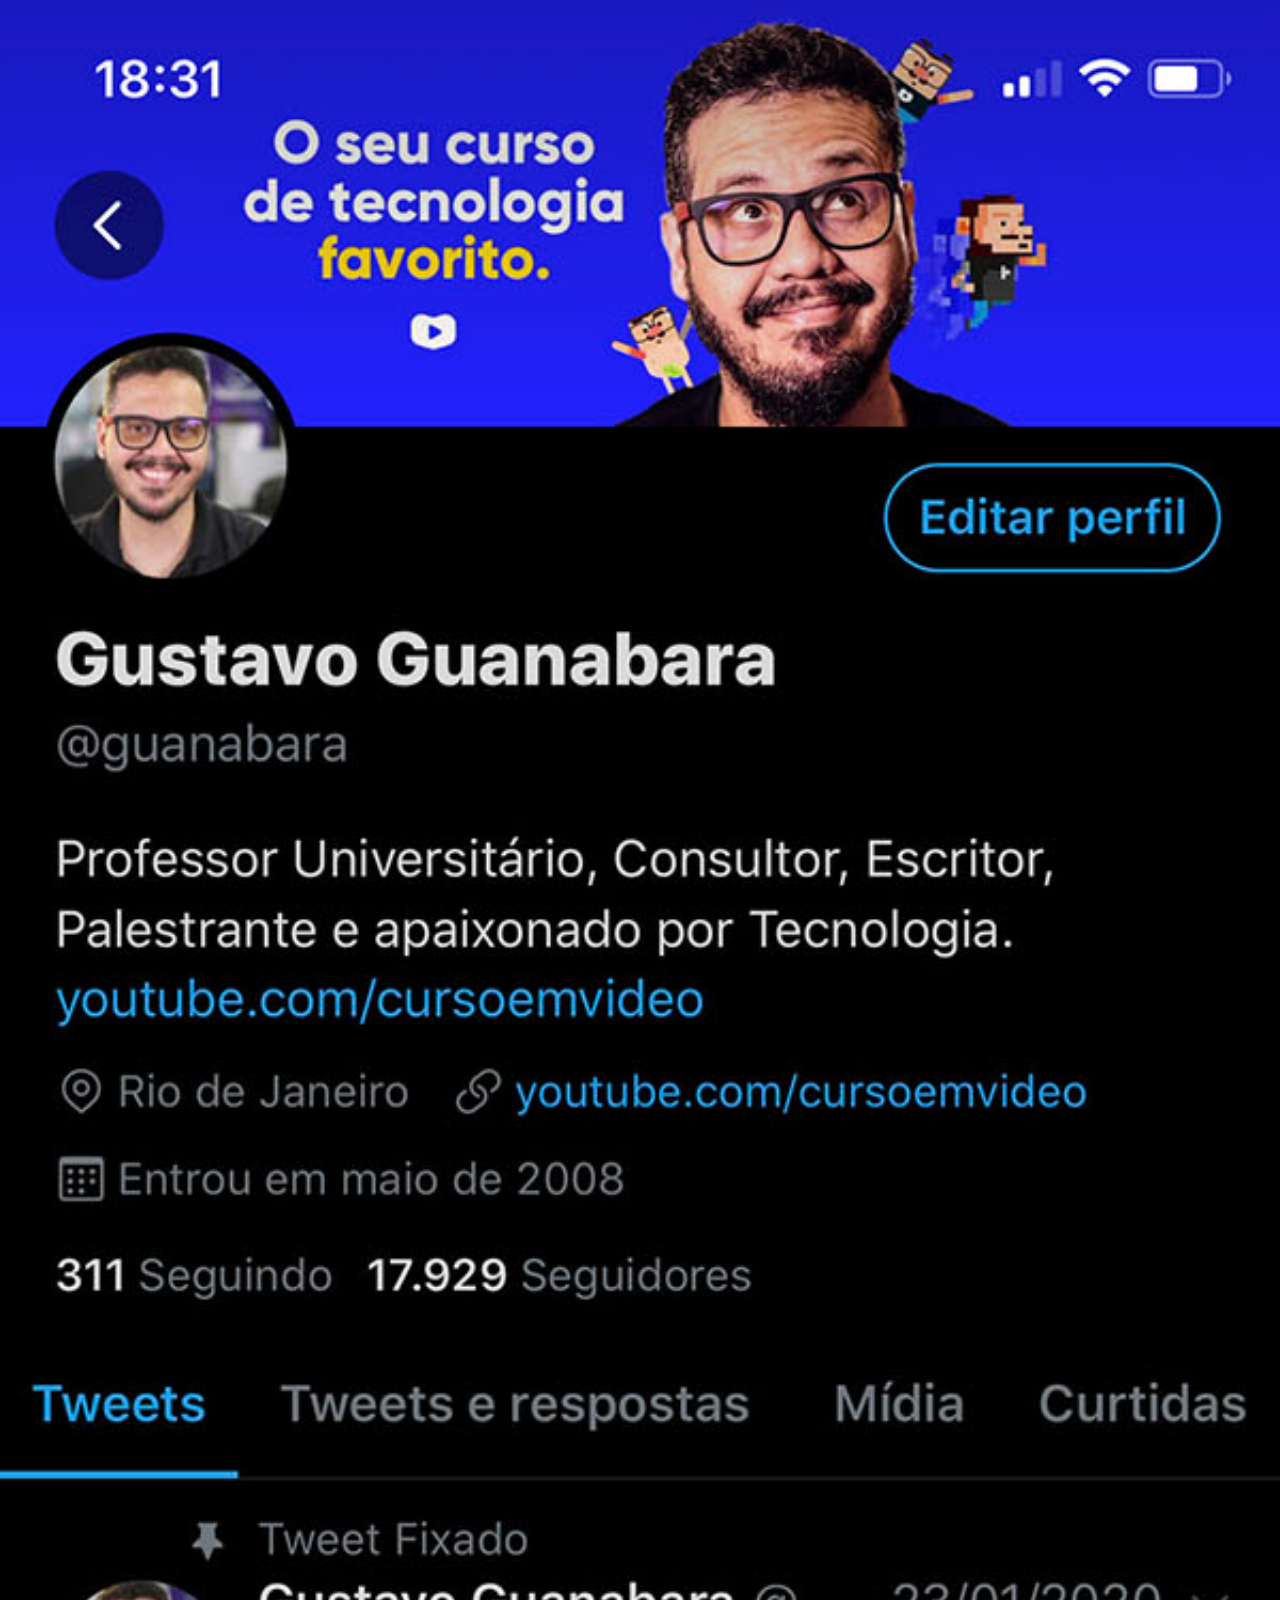
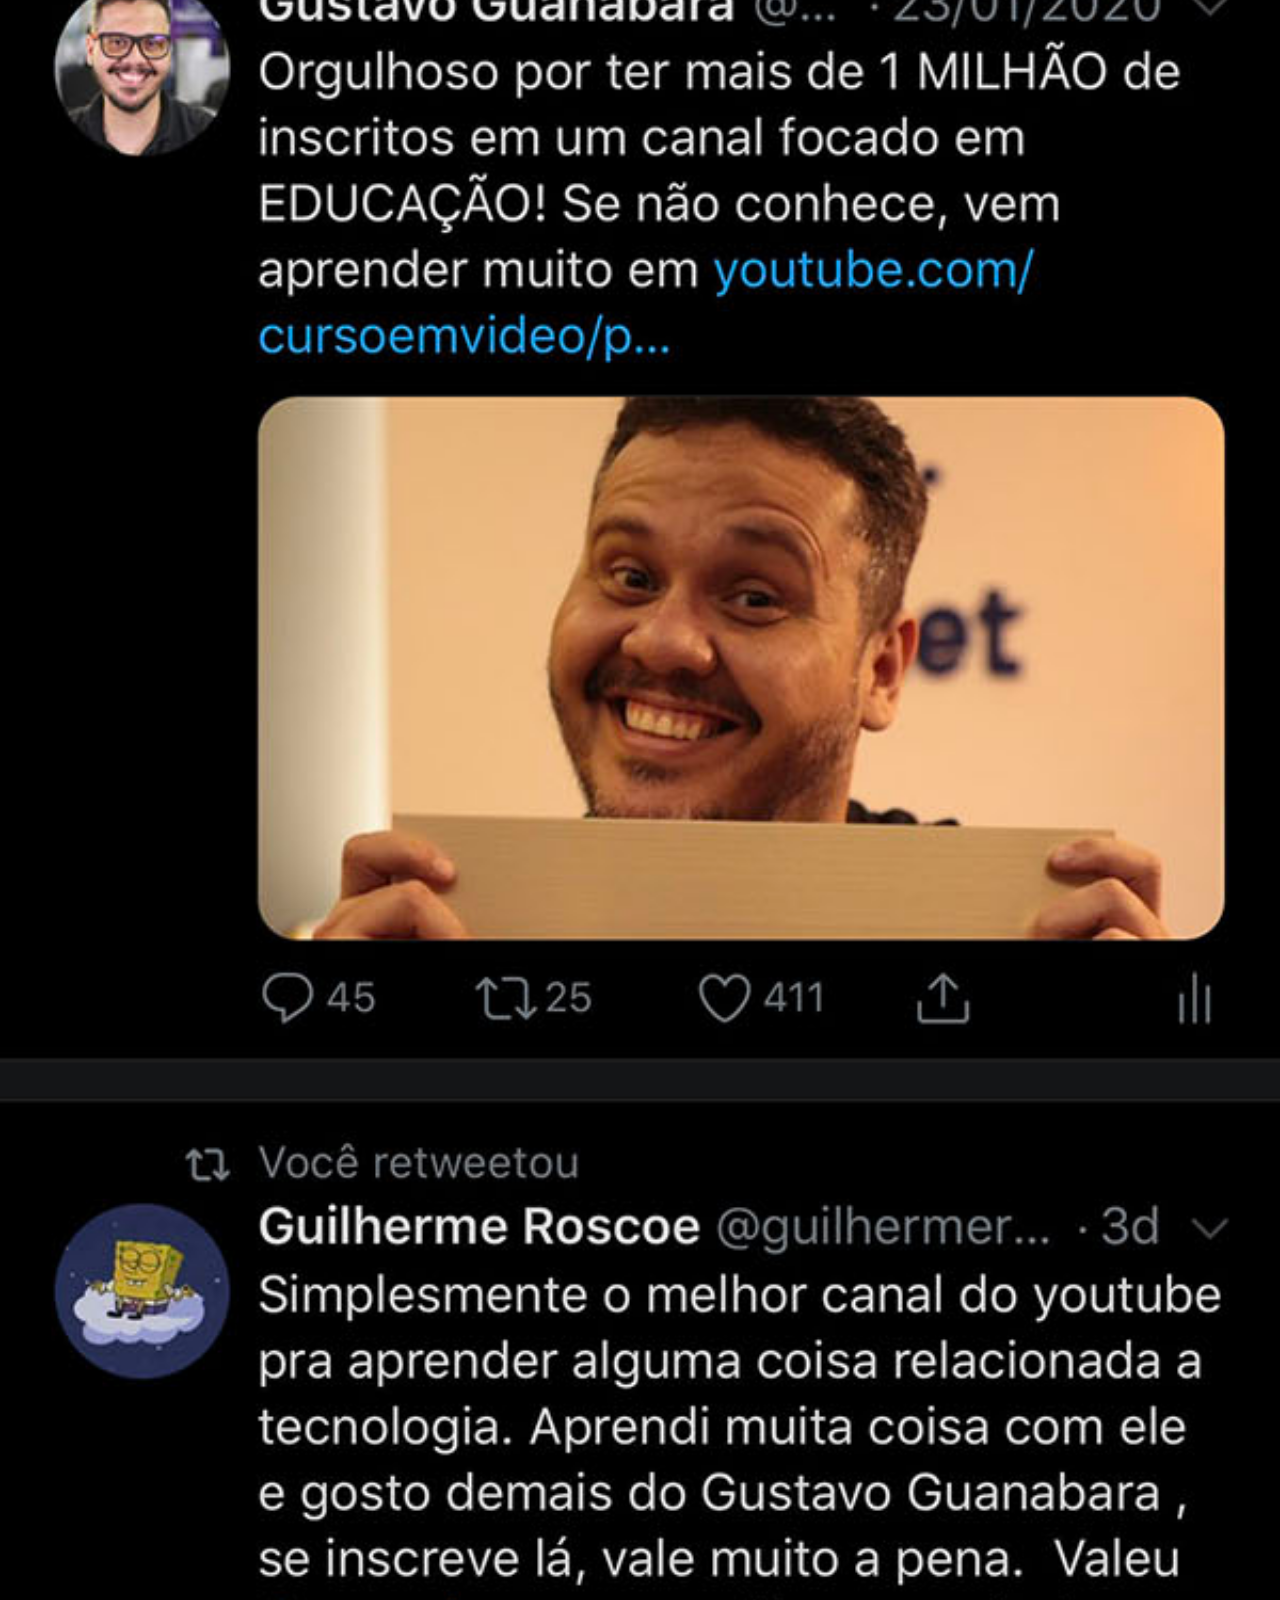
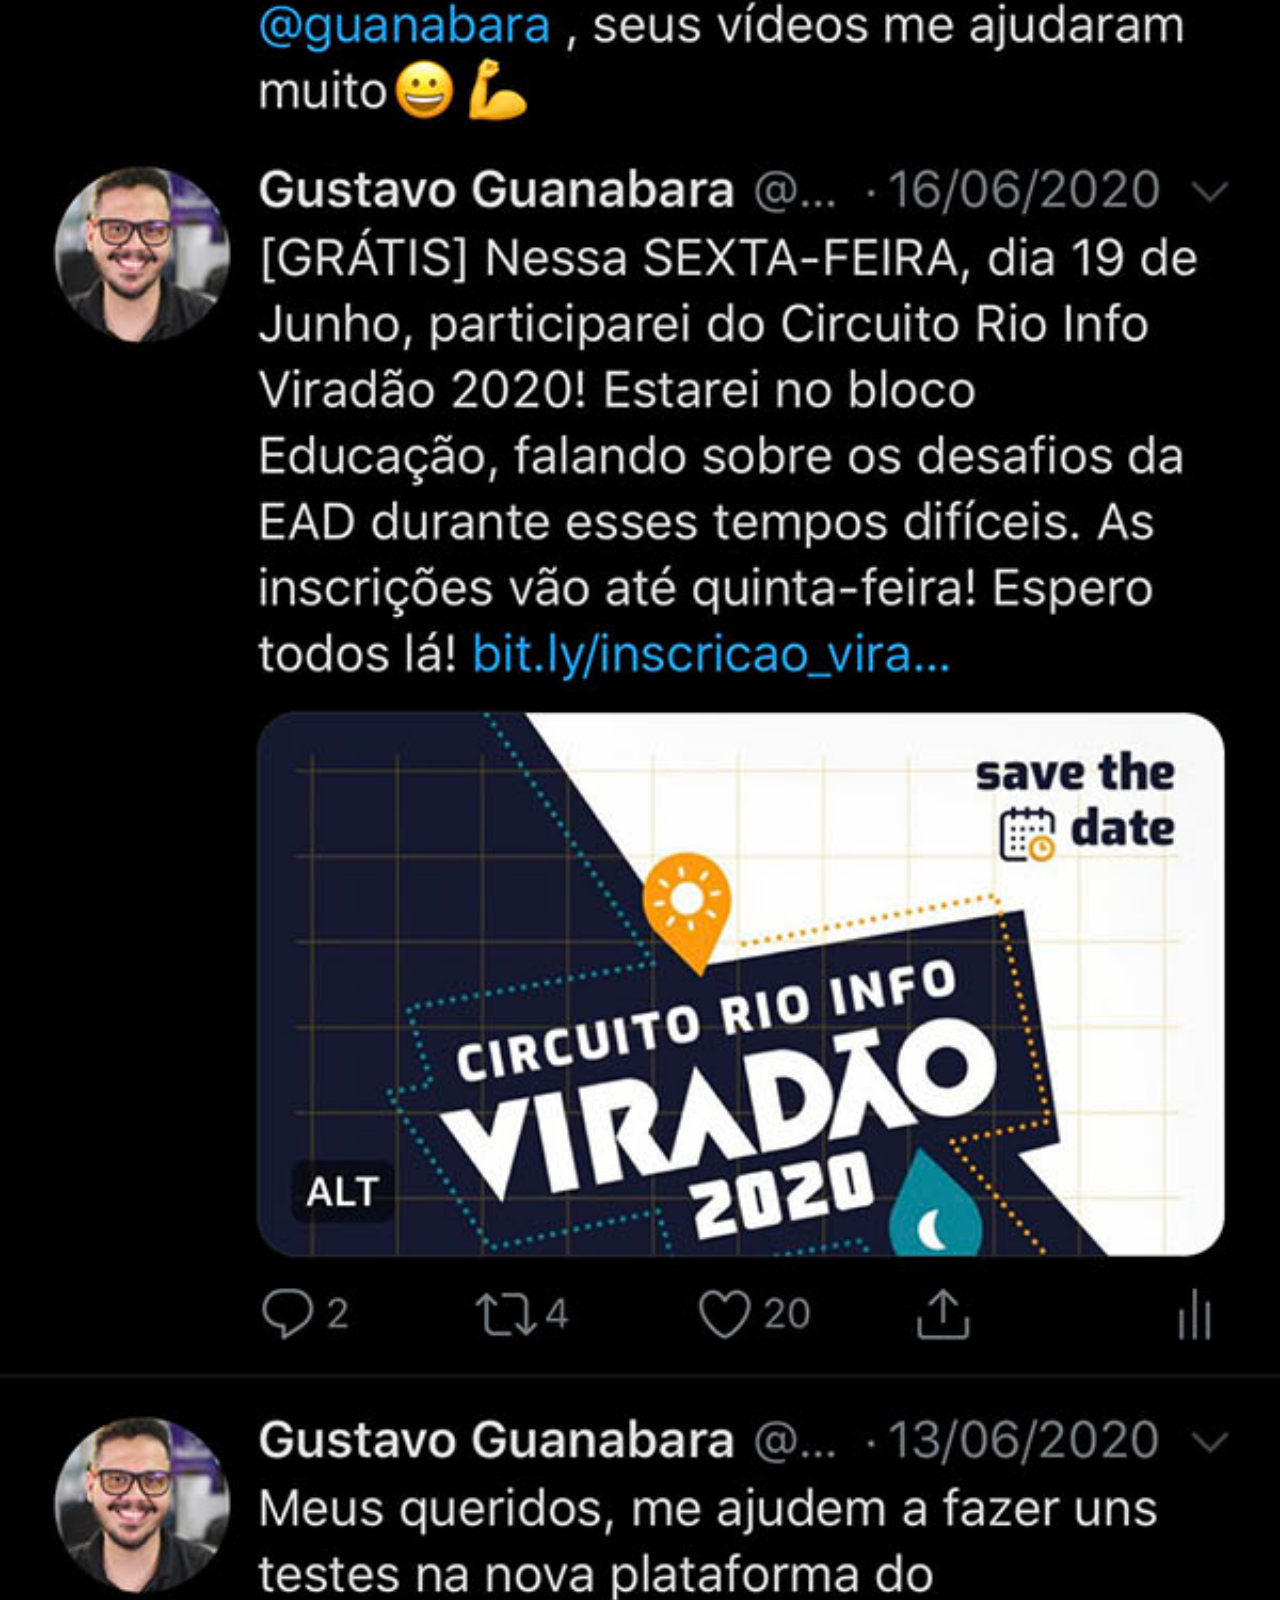
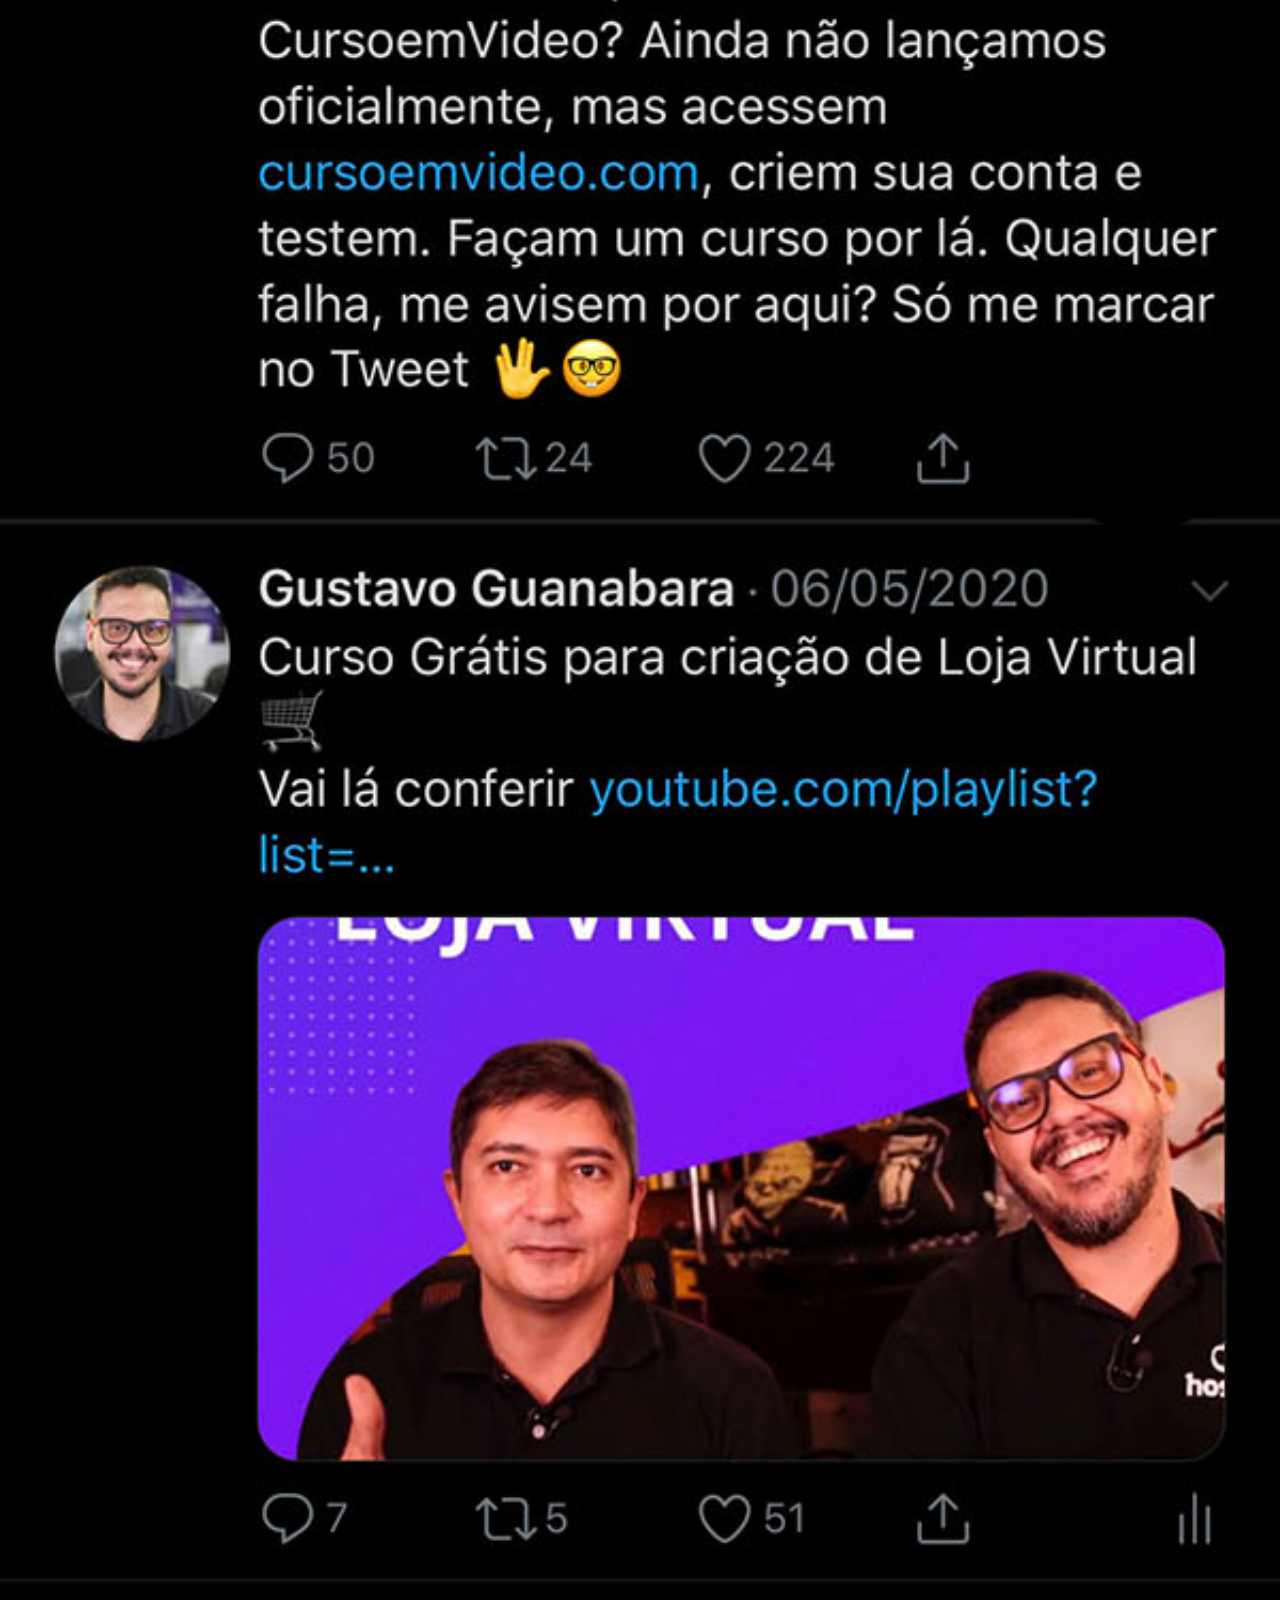
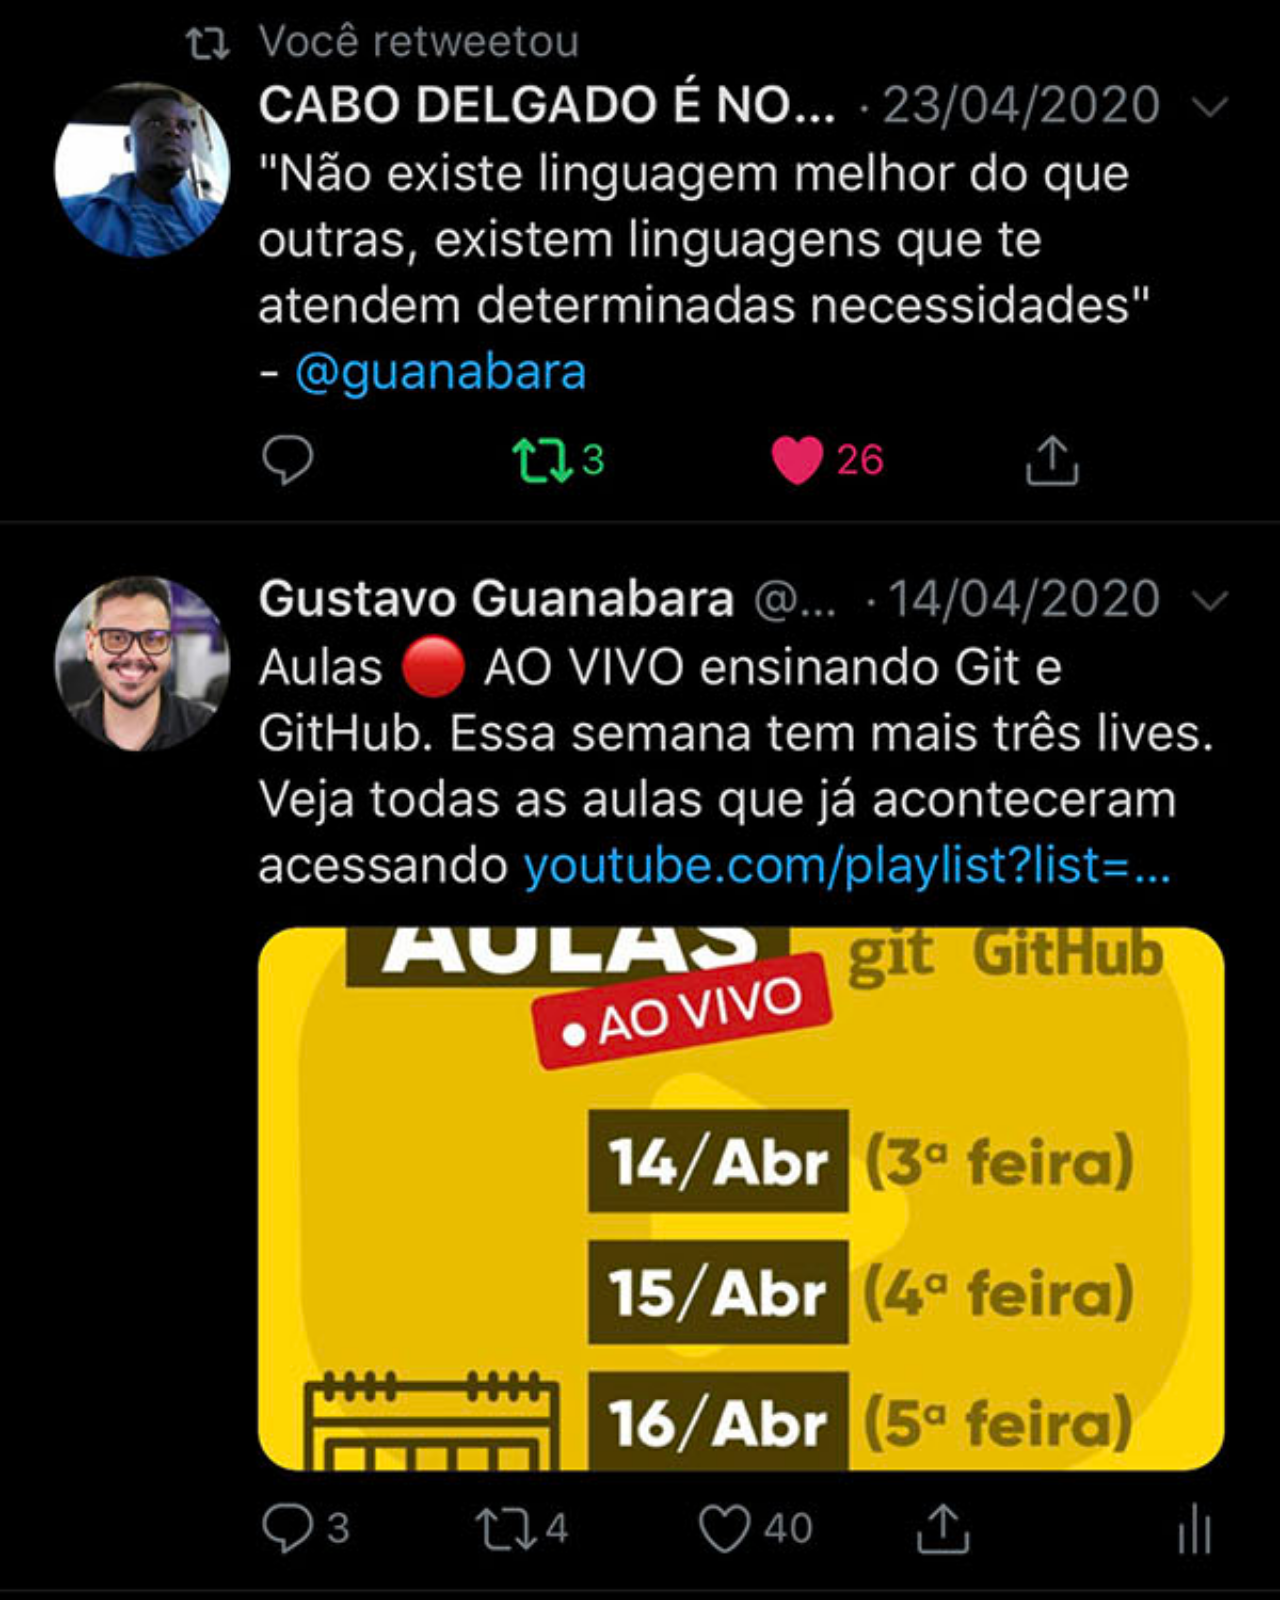
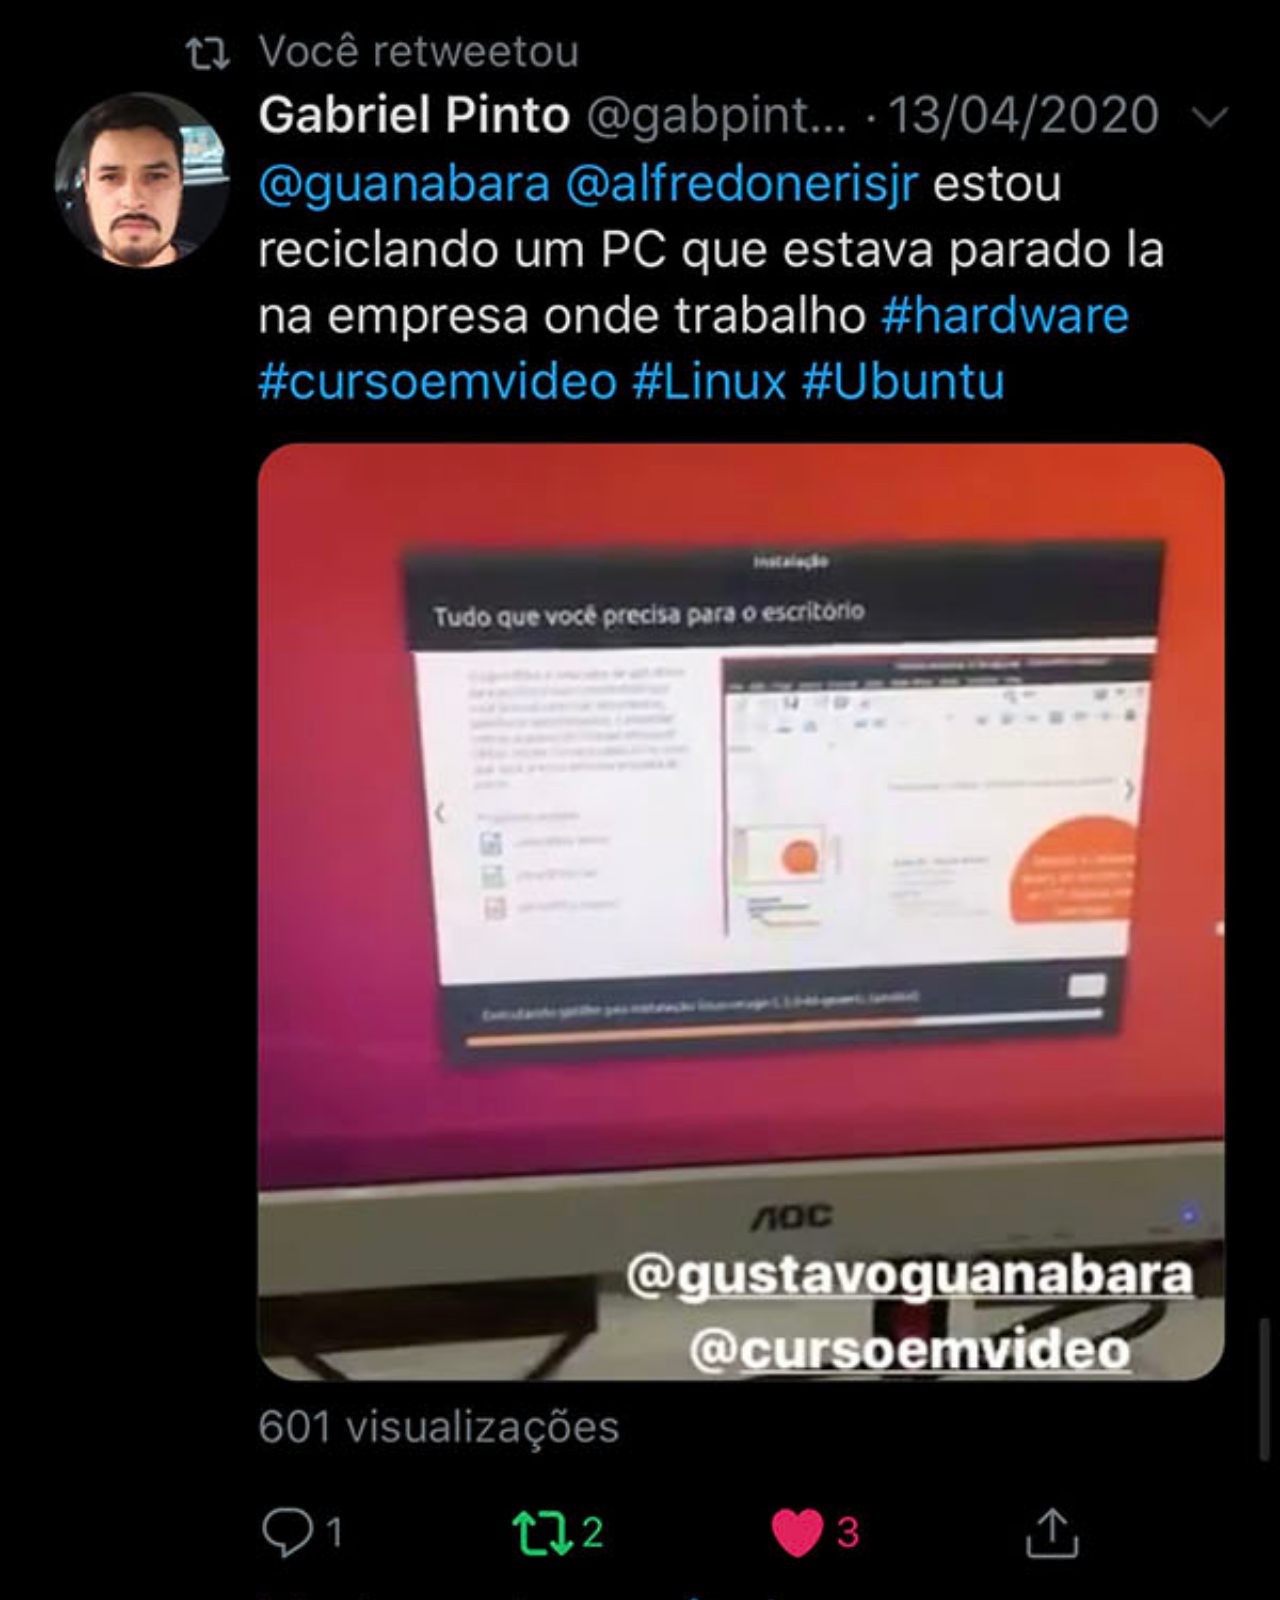
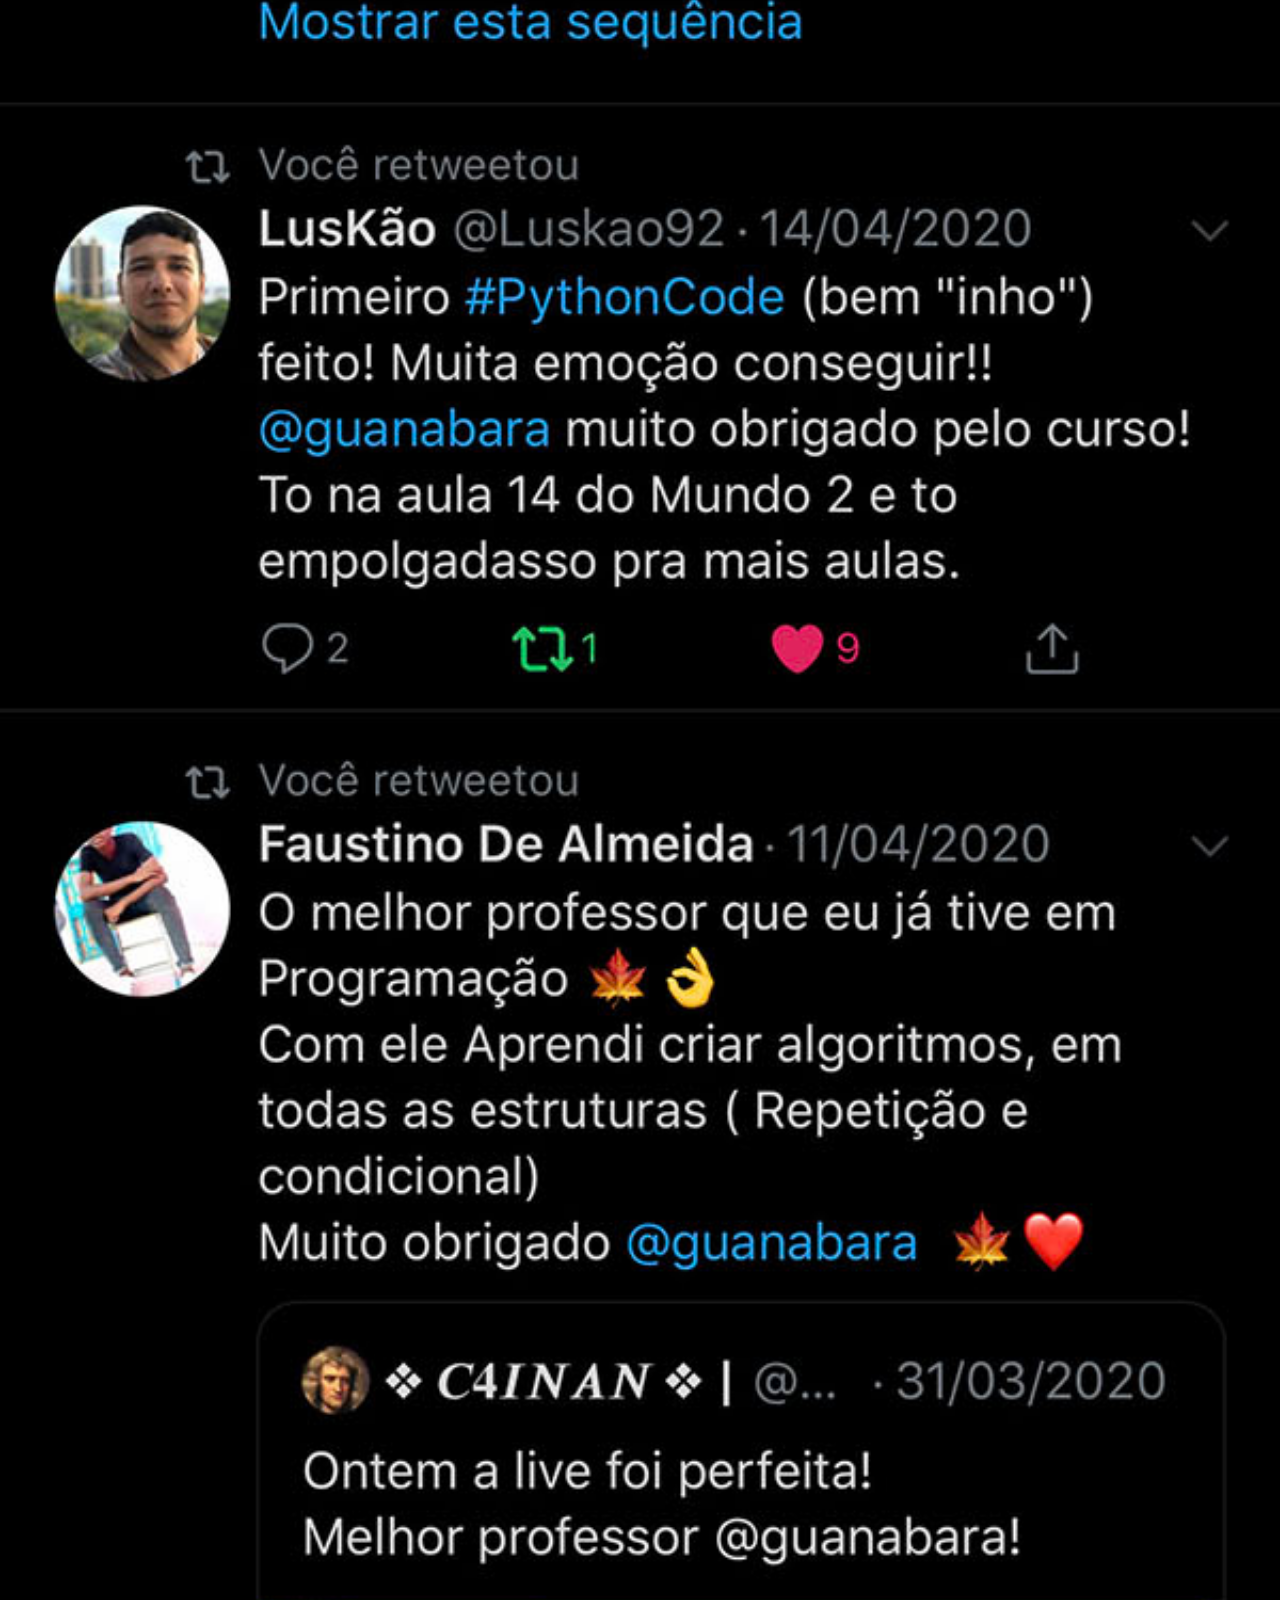
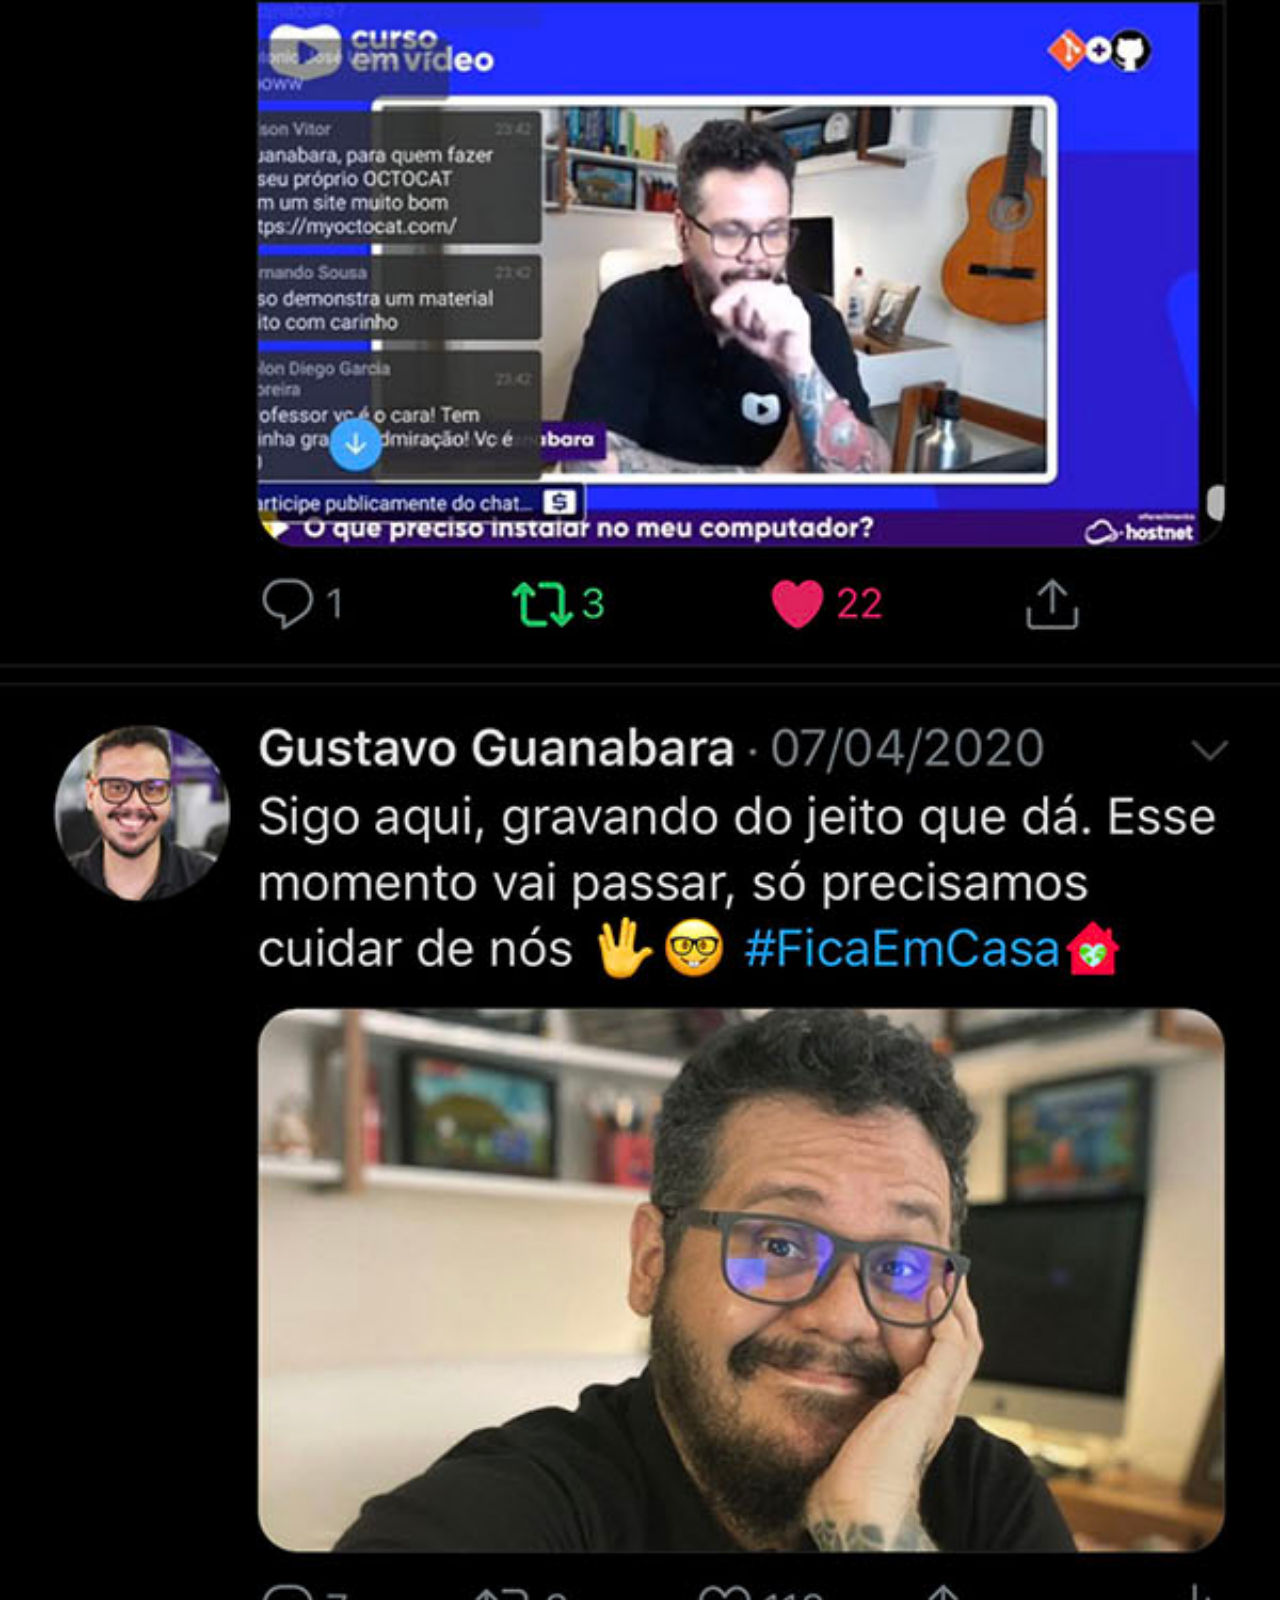
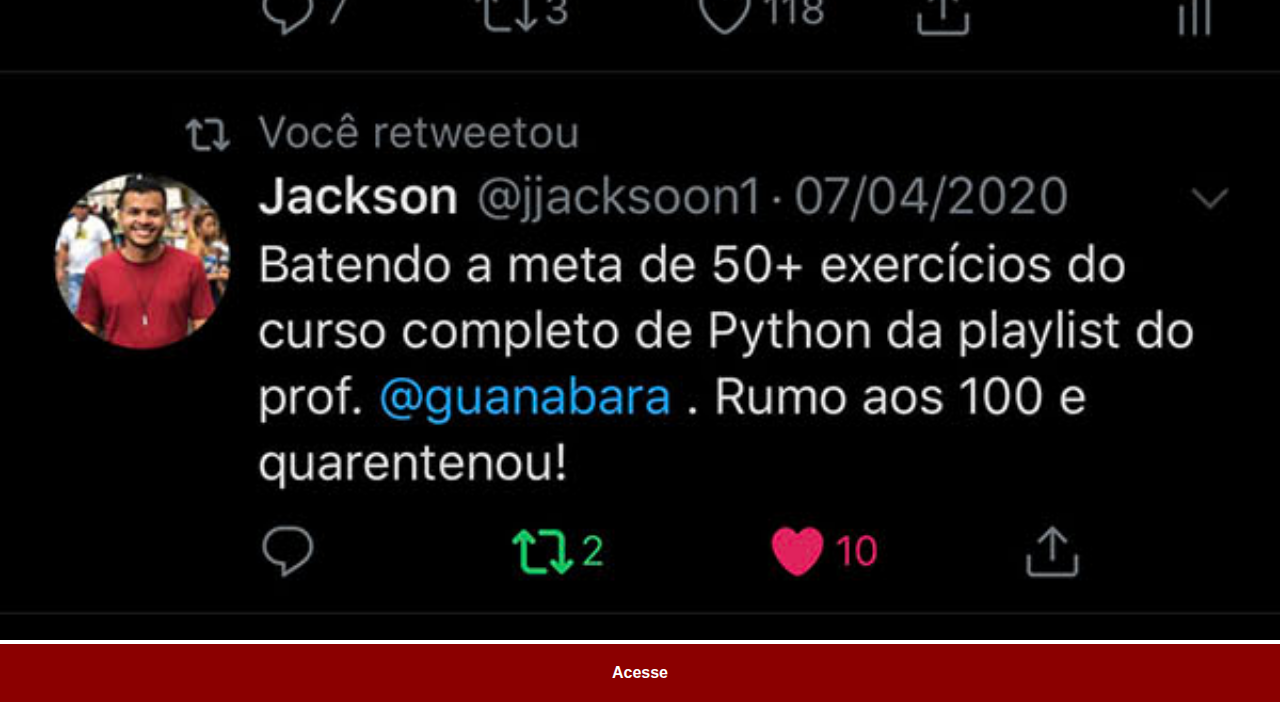
<file: twiterx.html>
<!DOCTYPE html>
<html lang="pt-br">
<head>
    <meta charset="UTF-8">
    <meta name="viewport" content="width=device-width, initial-scale=1.0">
    <title>Twitter</title>
    <style>
        *{
            margin: 0px;
            padding: 0px;
            font-family: Arial, Helvetica, sans-serif;
        }
        ::-webkit-scrollbar{
            text-align: right;

        }
        img{
            width: 100vw;
        }
        a{
            display: block;
            background-color: darkred;
            color: white;
            padding: 20px;
            text-align: center;
            font-weight: bolder;
            text-decoration: none;
        }

    </style>
</head>
<body>
    <img src="imagens/tela-twitter.jpg" alt="twitter"><a href="https://twitter.com/UliSucesso40" target="_blank">Acesse</a>

</html>
</file>
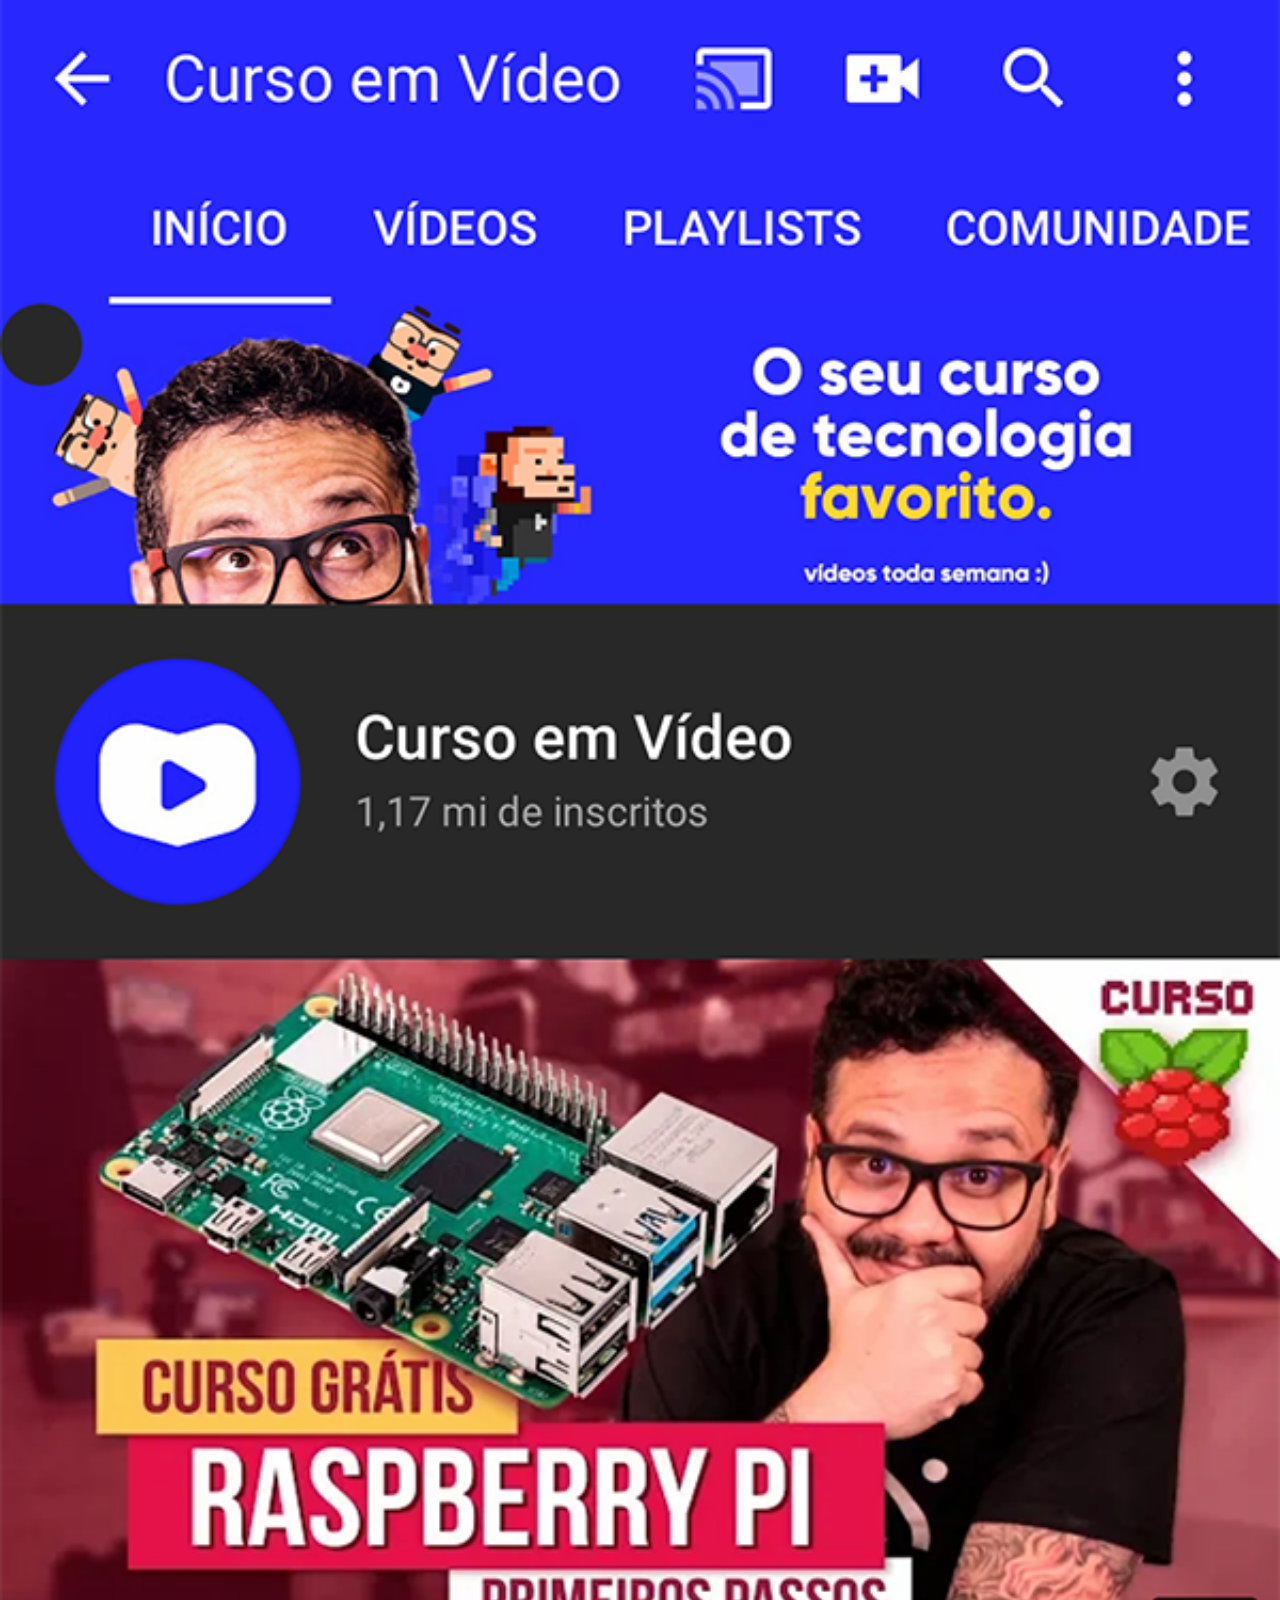
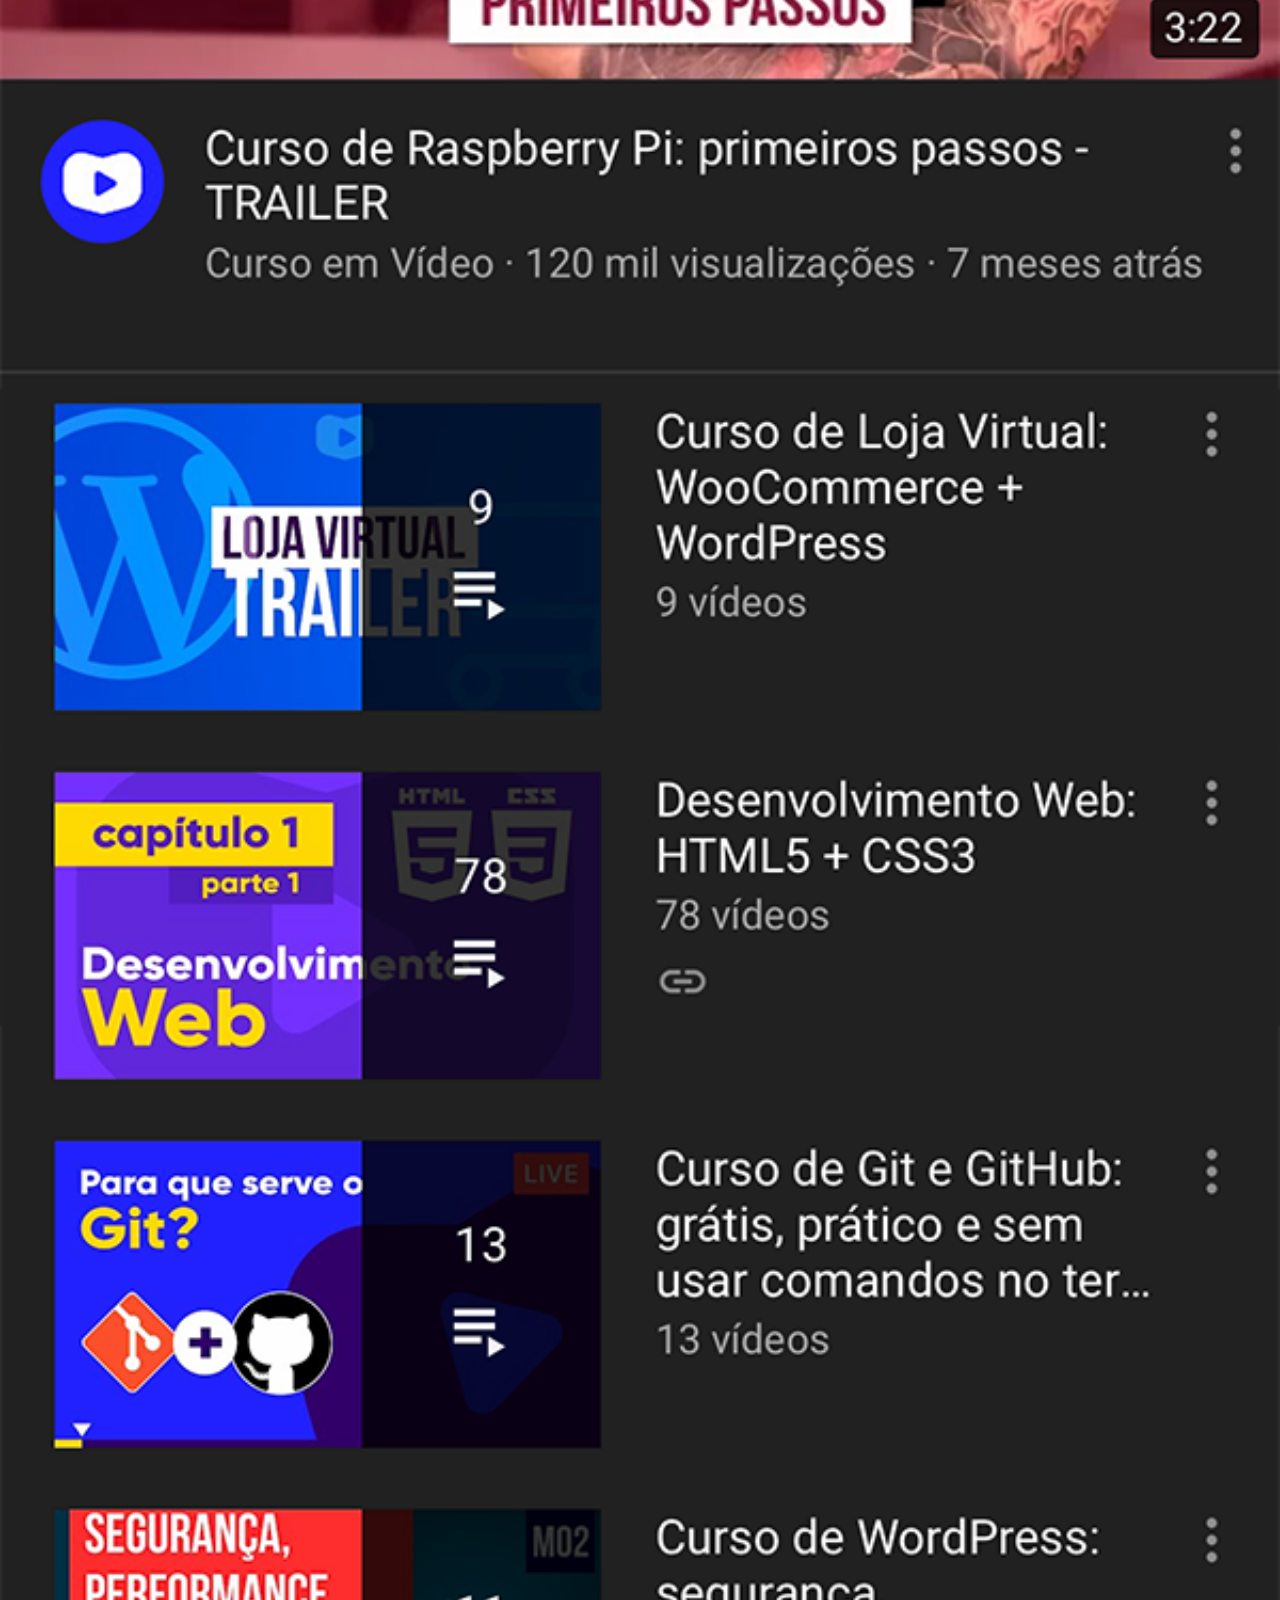
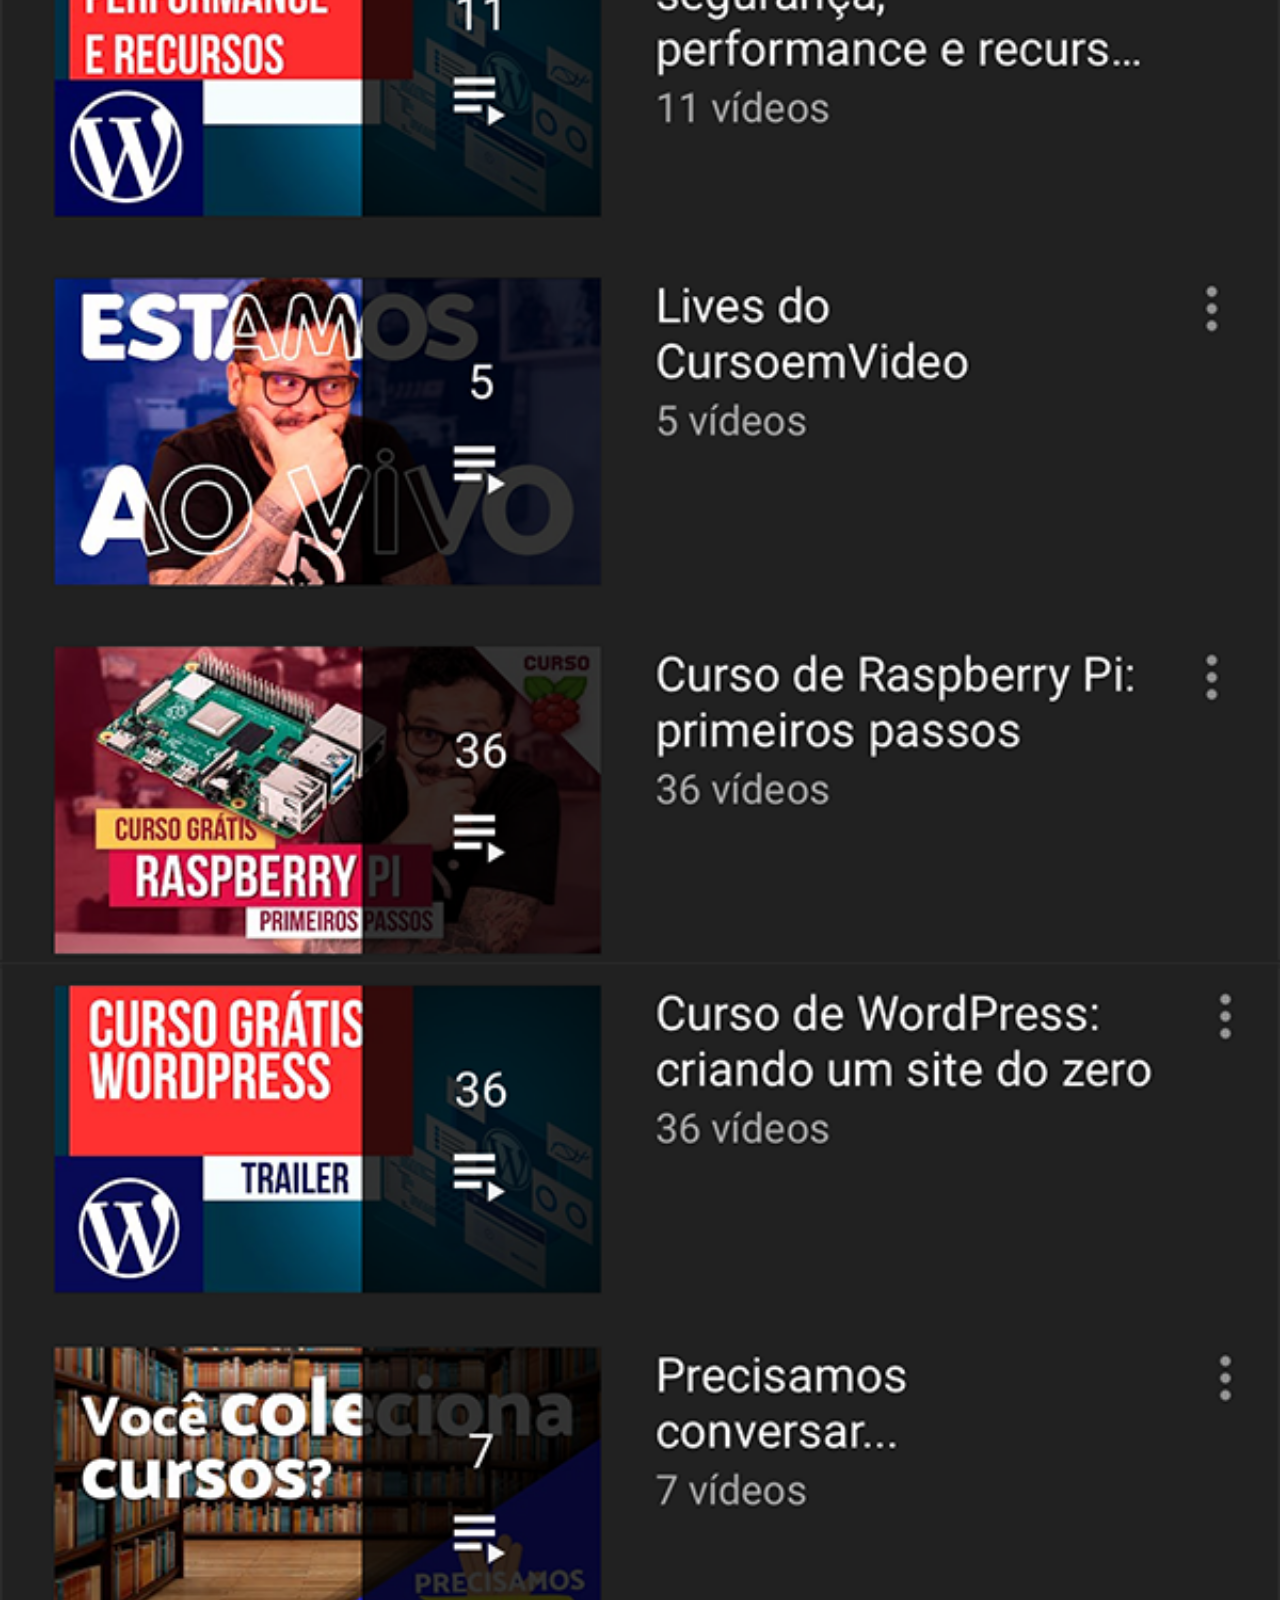
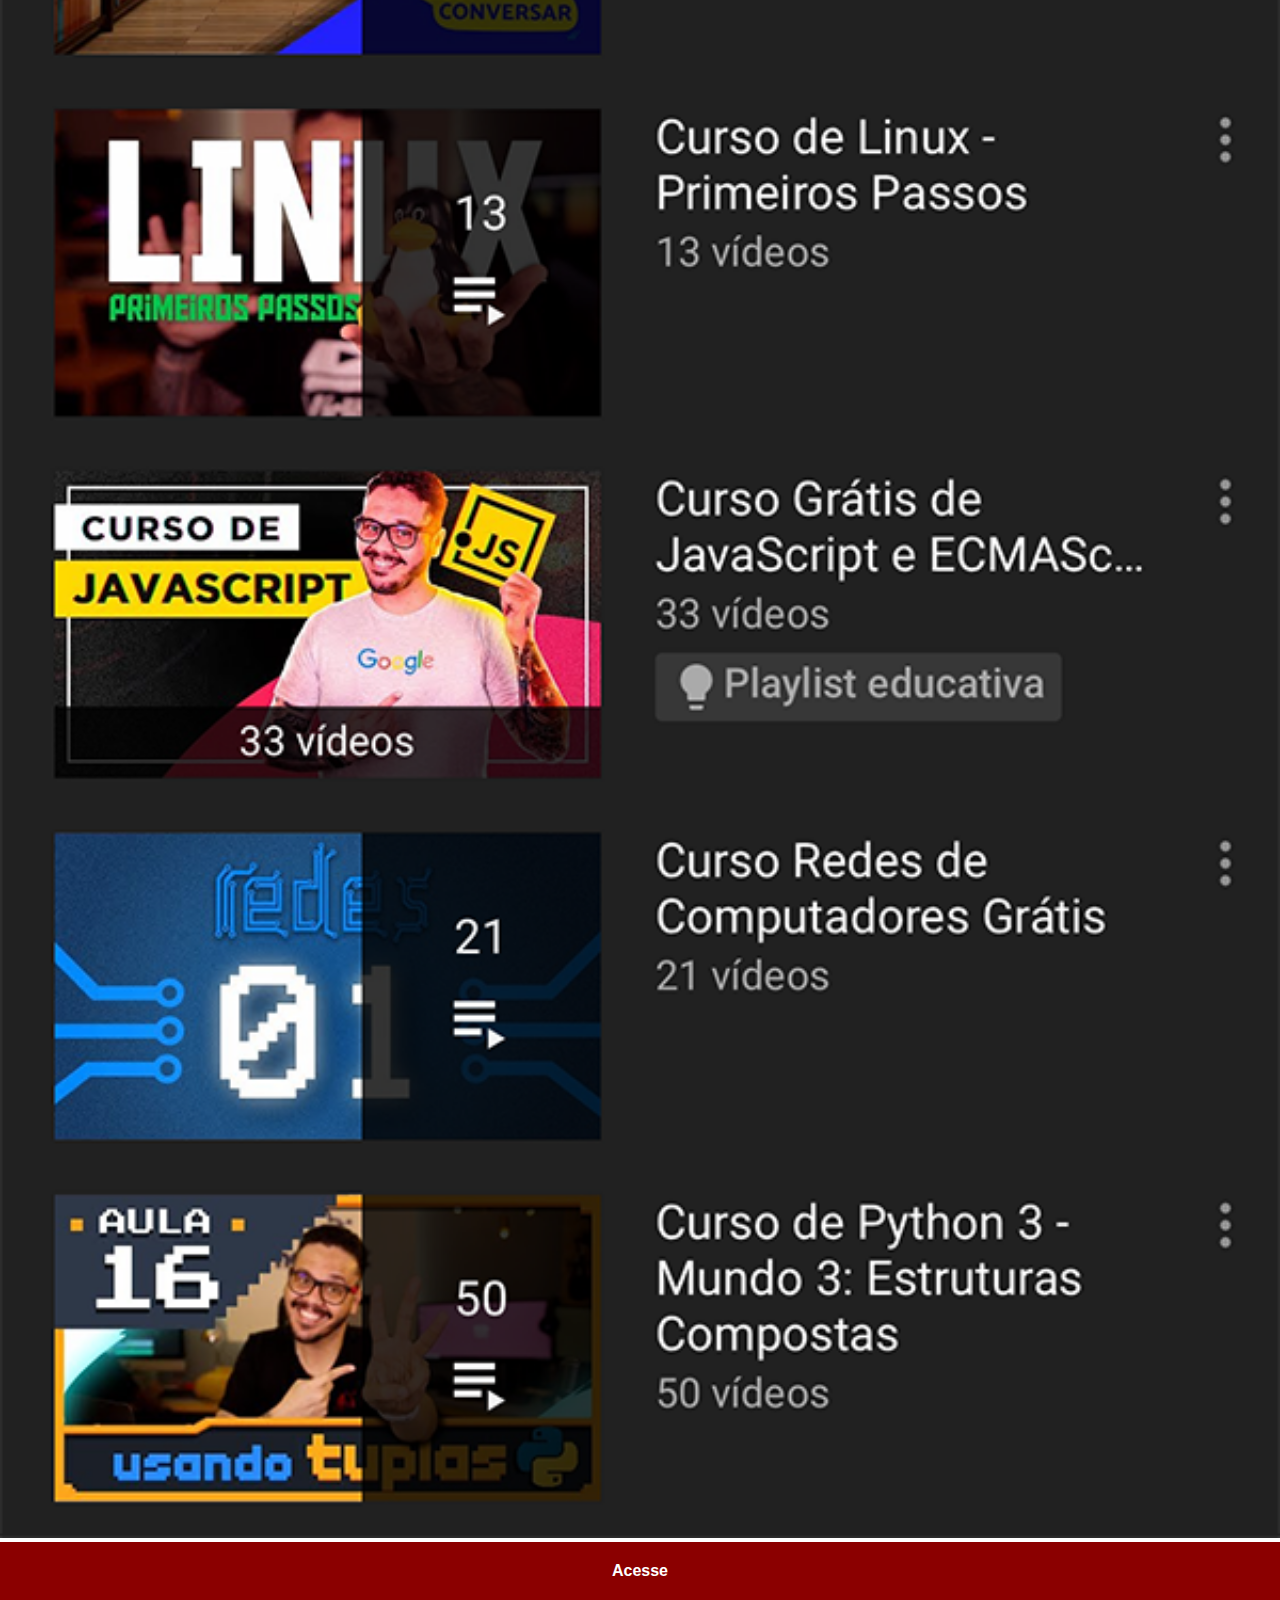
<file: youtube.html>
<!DOCTYPE html>
<html lang="pt-br">
<head>
    <meta charset="UTF-8">
    <meta name="viewport" content="width=device-width, initial-scale=1.0">
    <title>YouTube</title>
    <style>
        *{
            margin: 0px;
            padding: 0px;
            font-family: Arial, Helvetica, sans-serif;
        }
        ::-webkit-scrollbar{
            text-align: right;

        }
        img{
            width: 100vw;
        }
        a{
            display: block;
            background-color: darkred;
            color: white;
            padding: 20px;
            text-align: center;
            font-weight: bolder;
            text-decoration: none;
        }

    </style>
</head>
<body>
    <img src="imagens/tela-youtube.png" alt="youtube"><a href="https://www.youtube.com/channel/UC-ZILc9Pqz_qMr2qlk0qIDA" target="_blank">Acesse</a>
</body>
</html>
</file>
